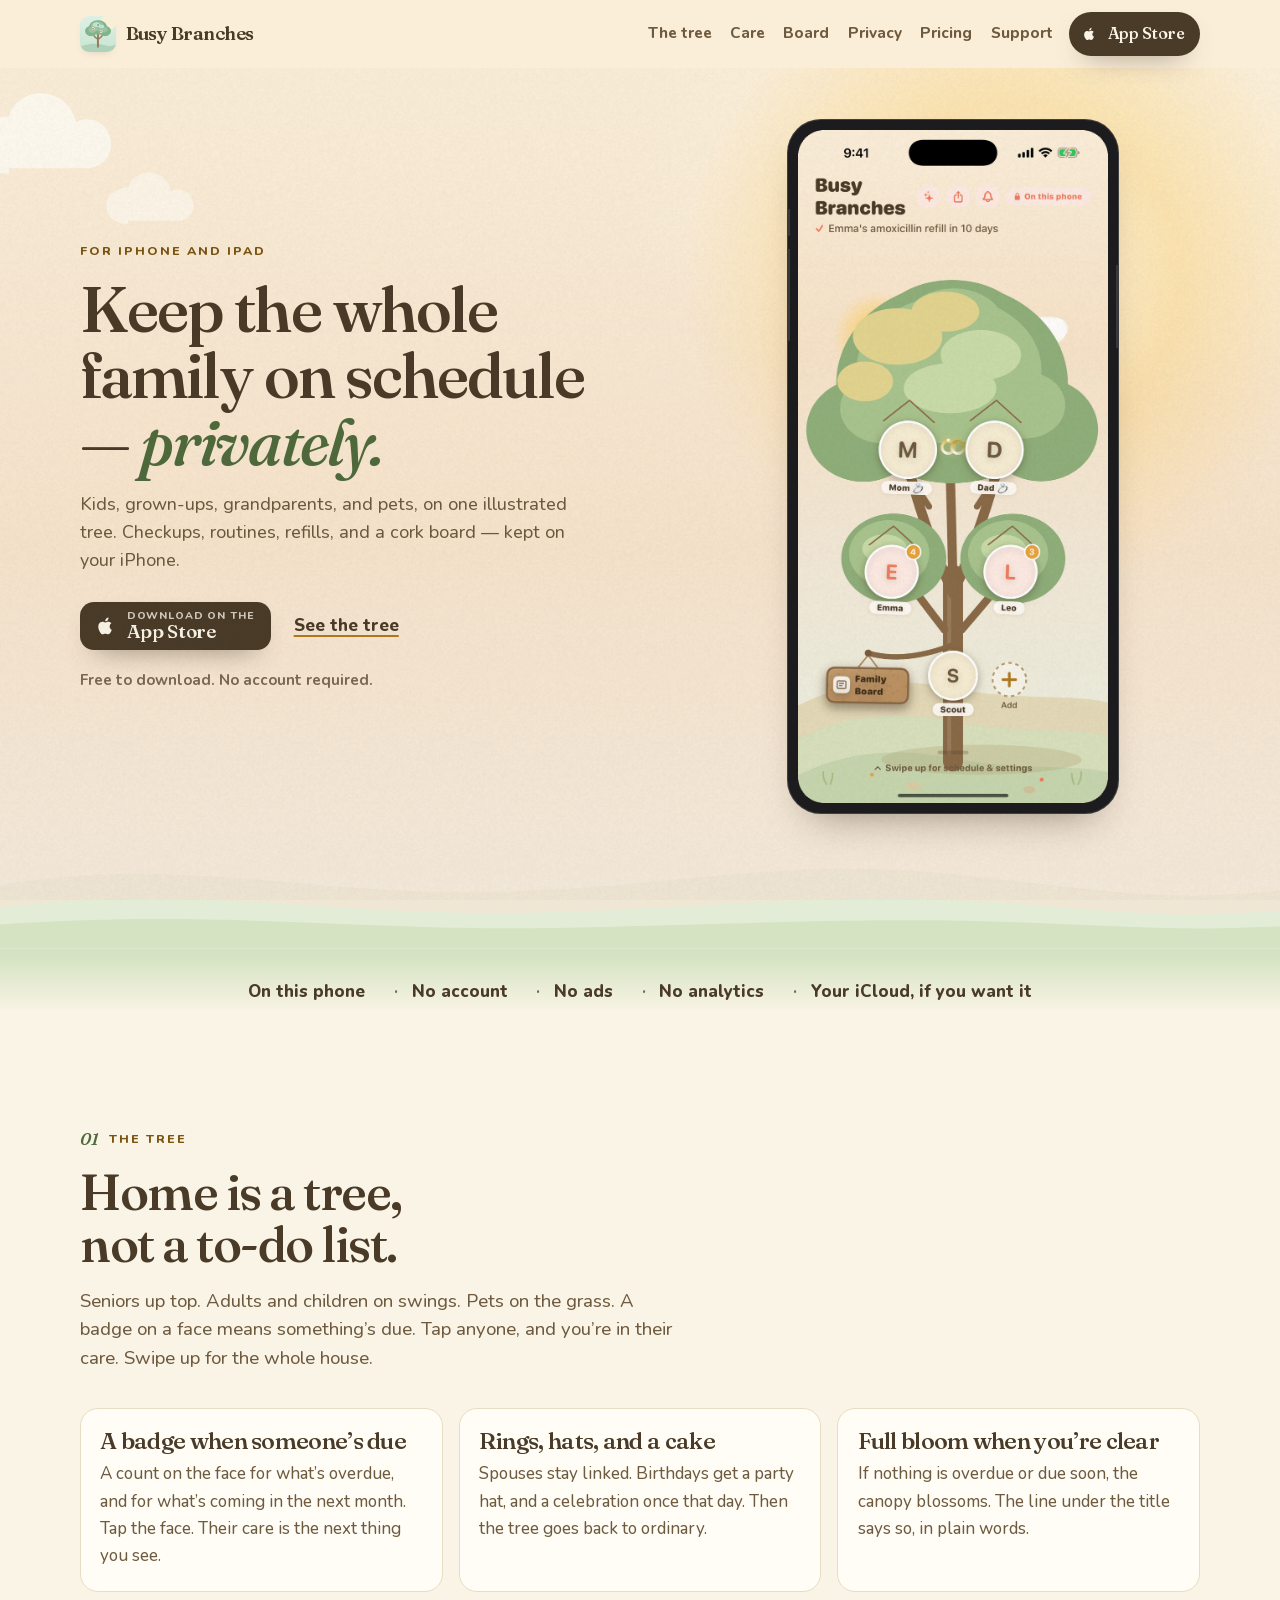
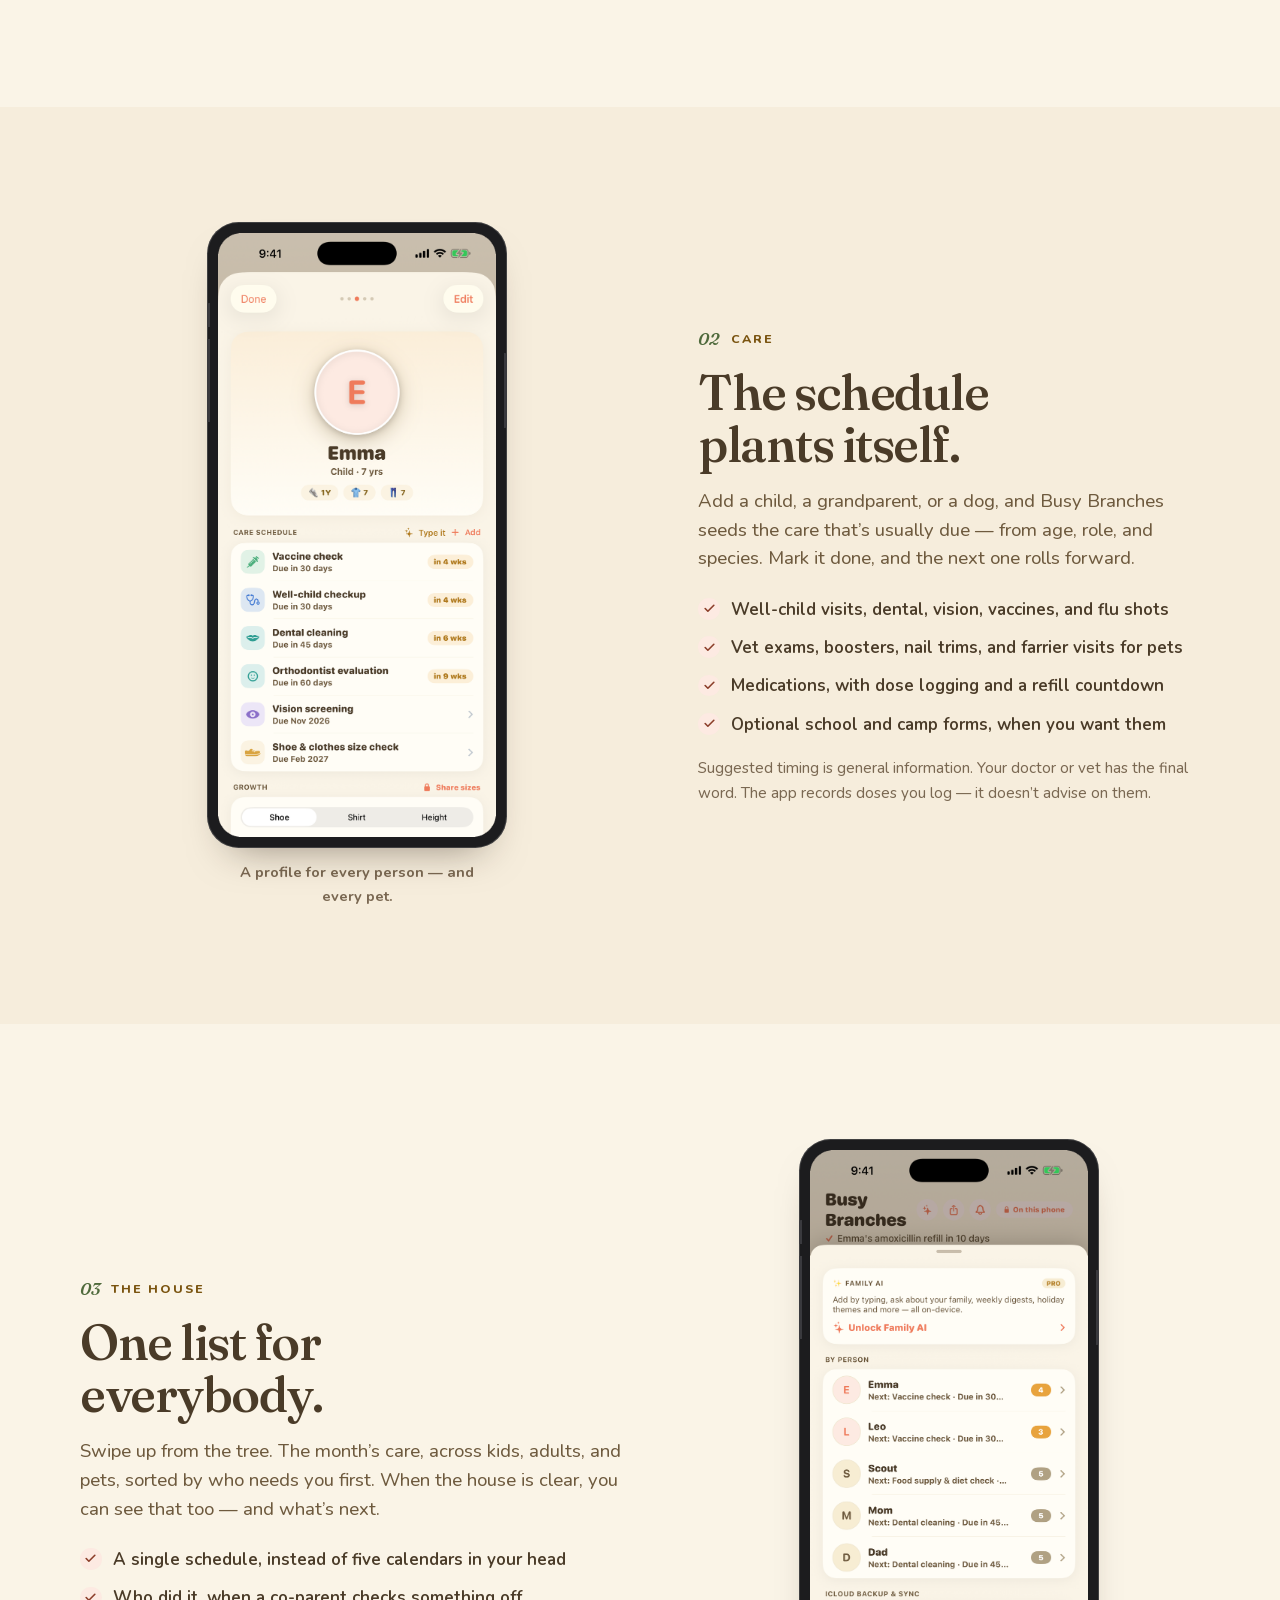
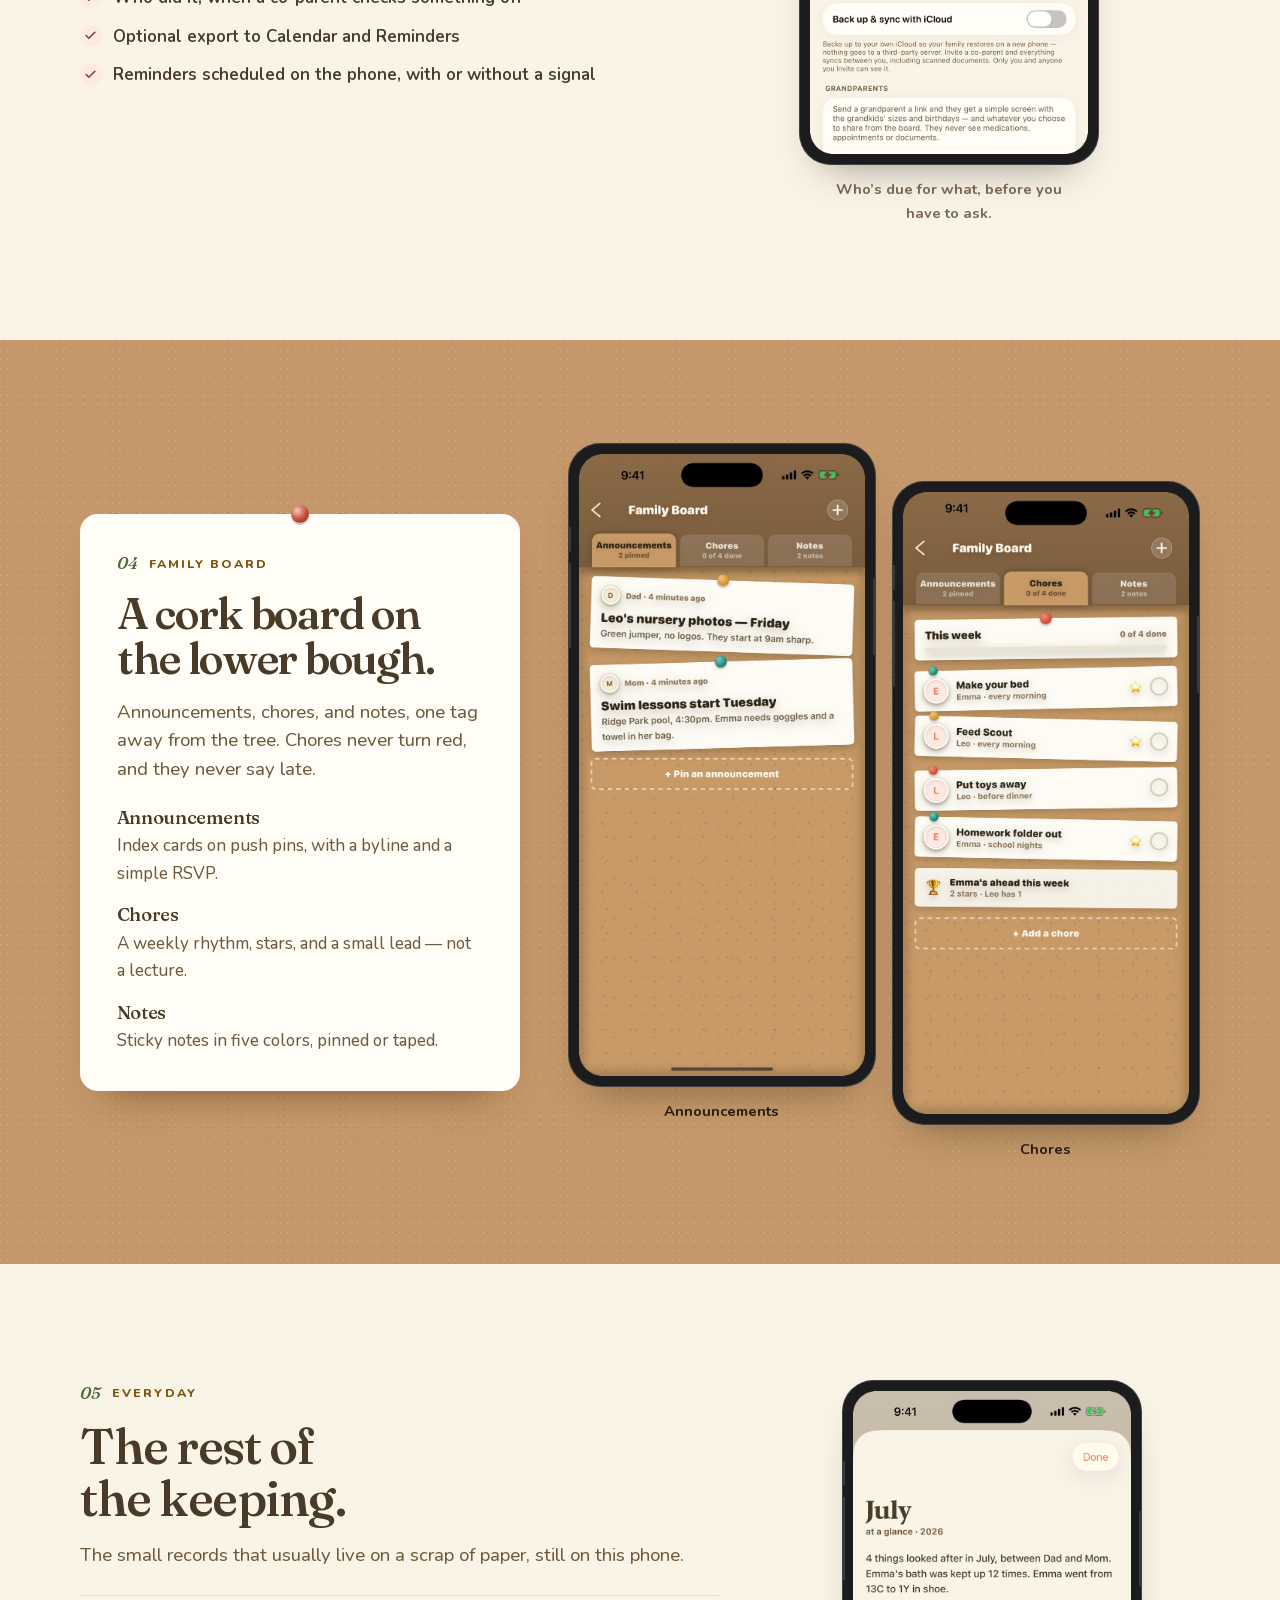
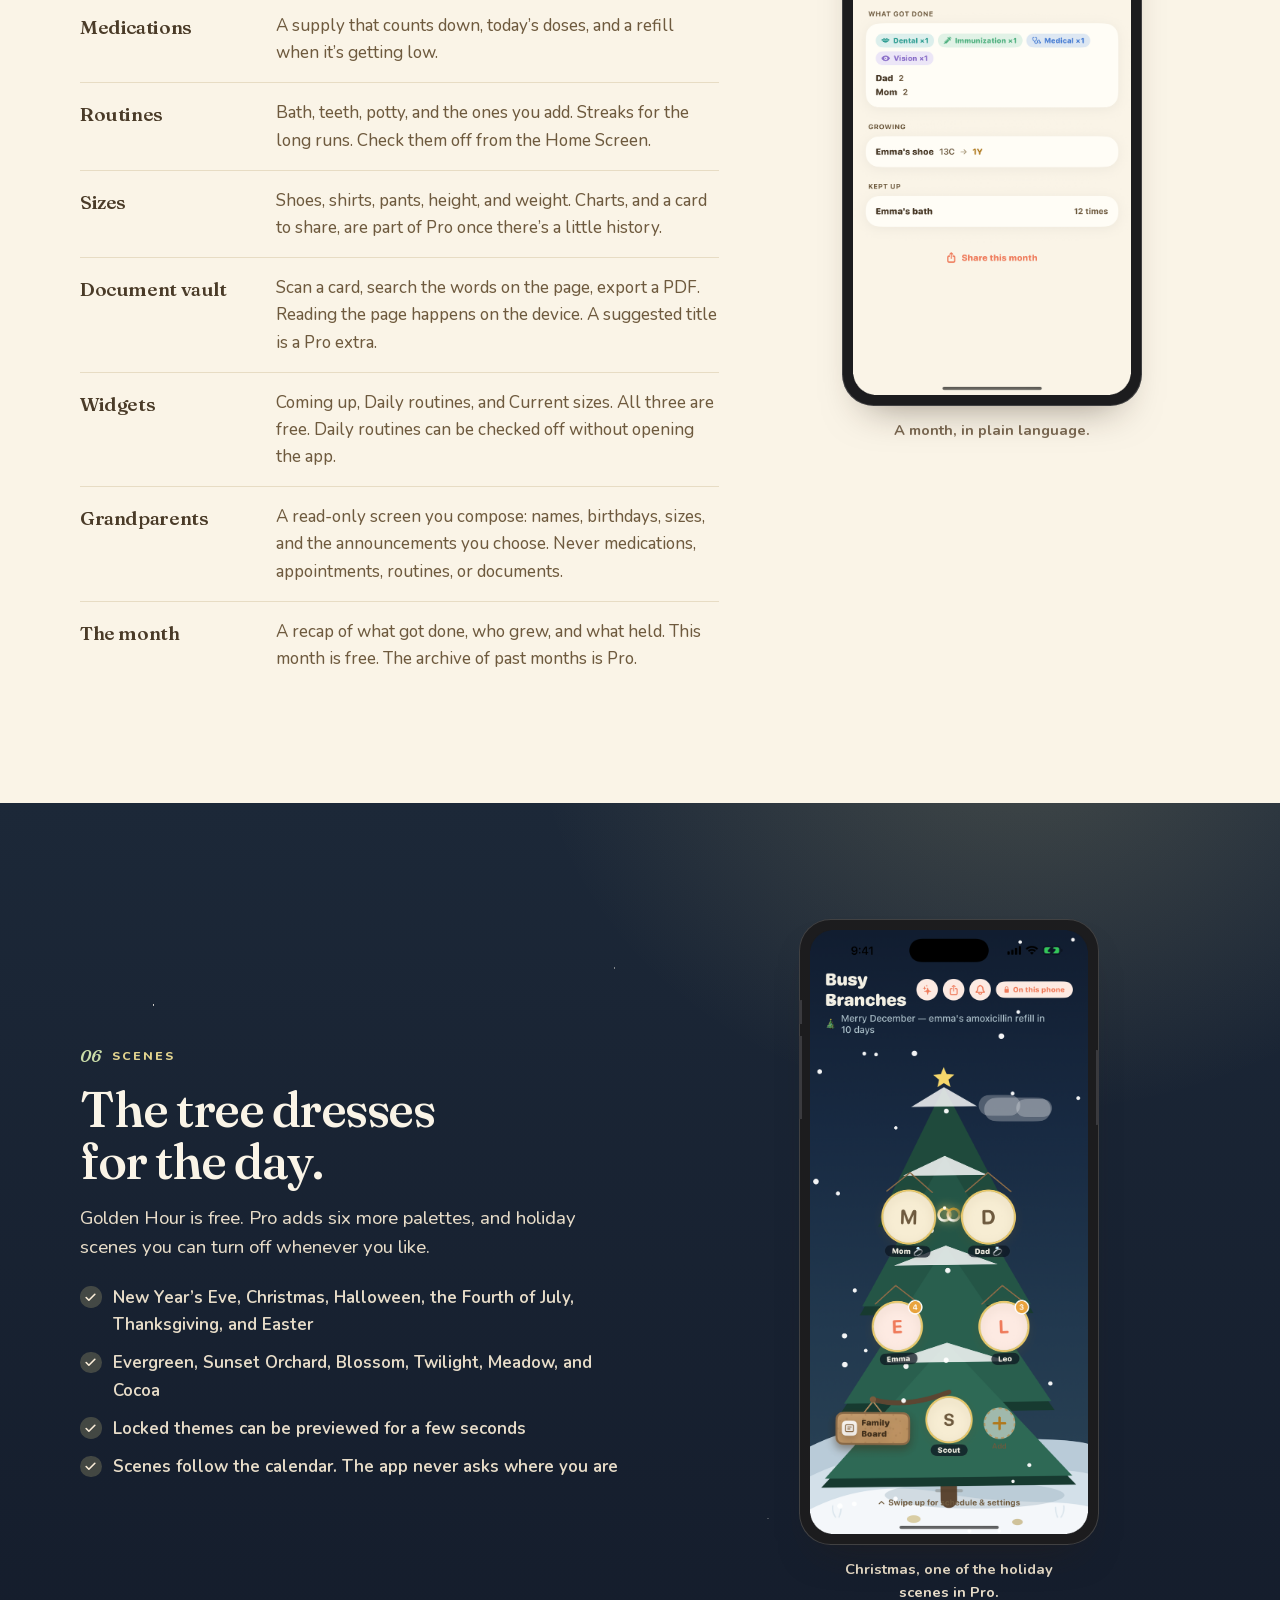
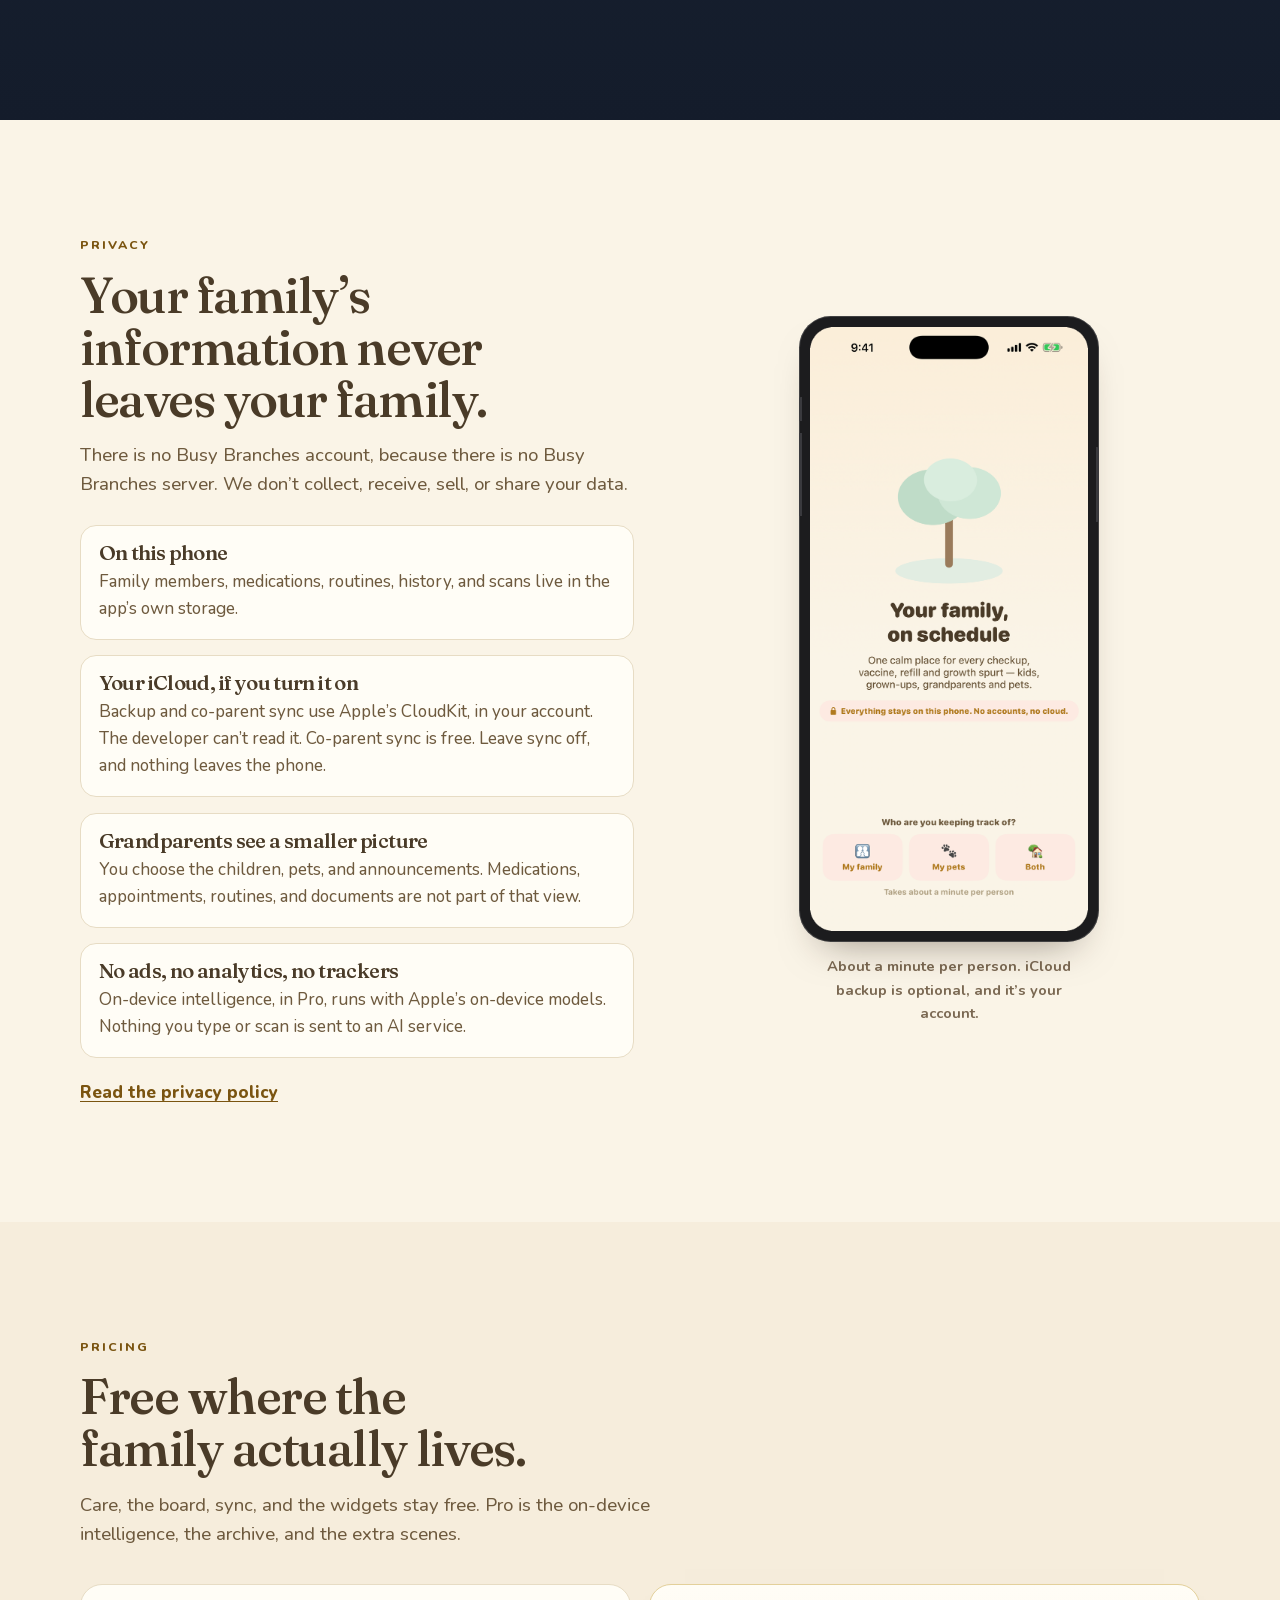
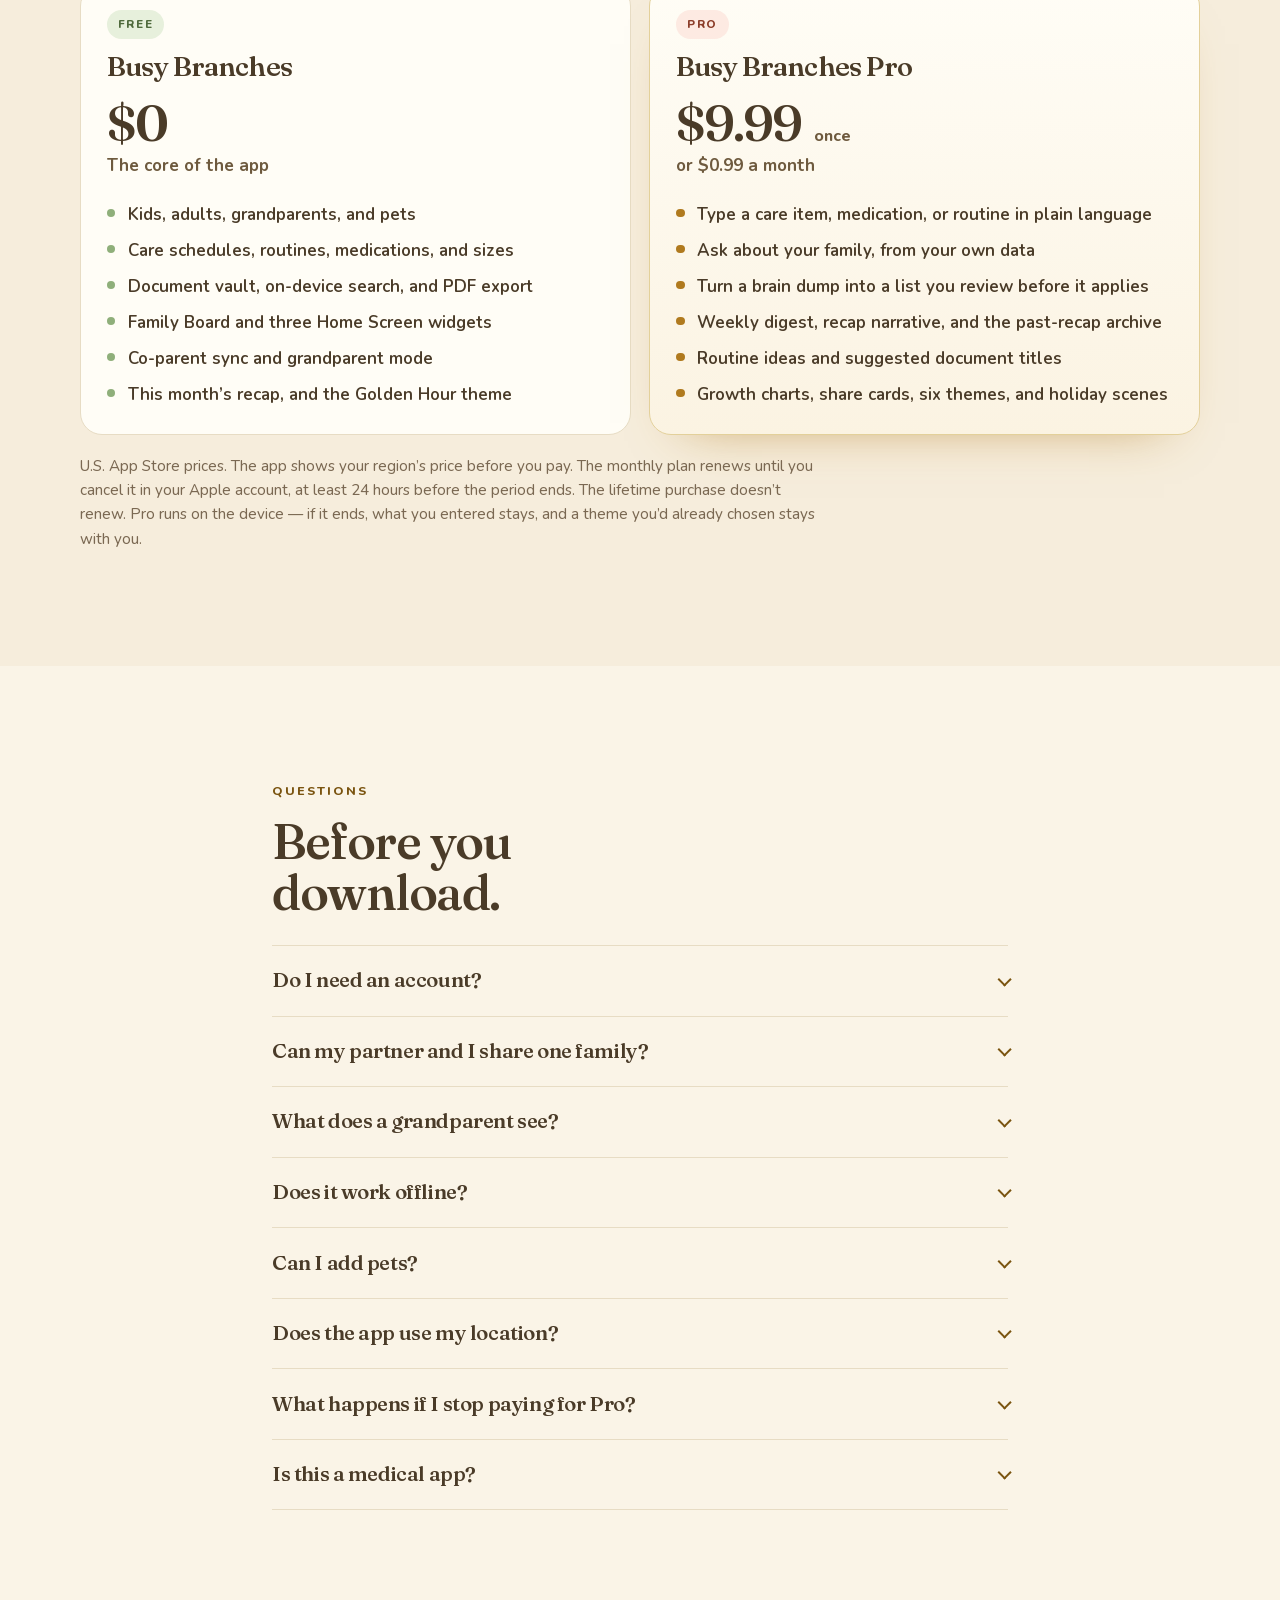
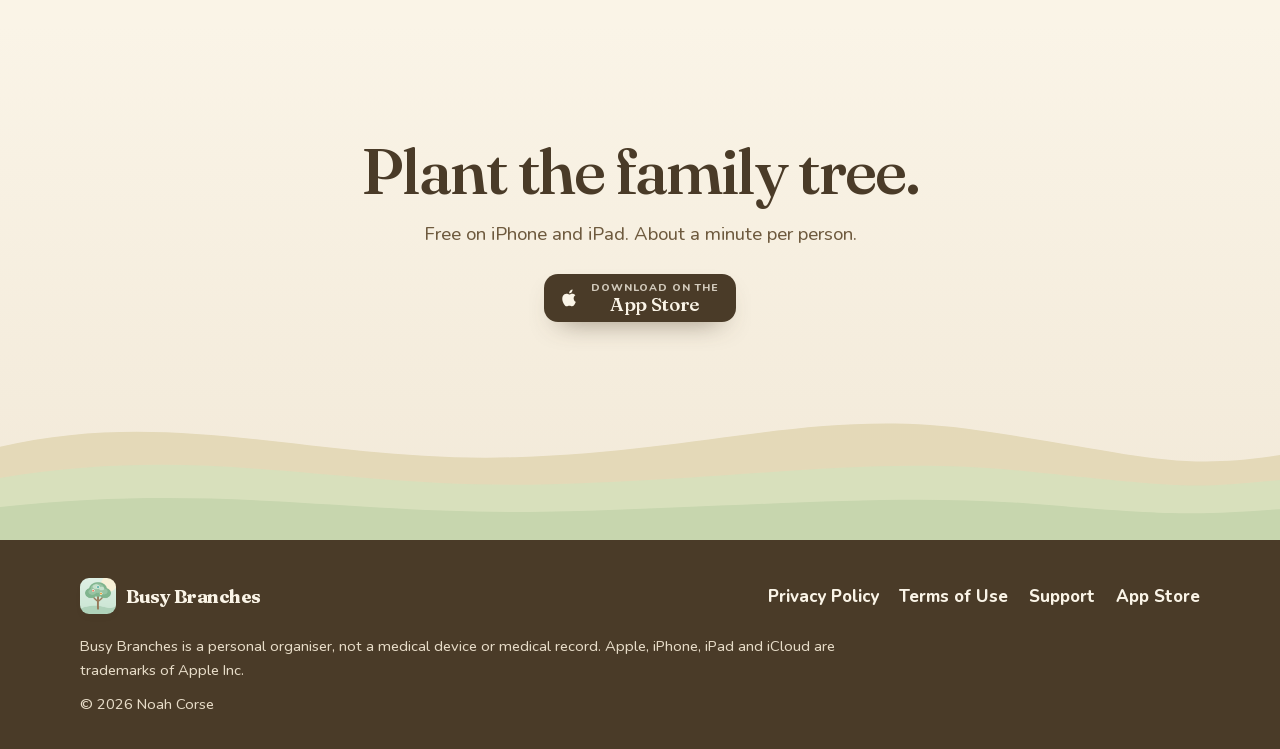
<file: index.html>
<!doctype html>
<html lang="en">
<head>
<meta charset="utf-8">
<meta name="viewport" content="width=device-width, initial-scale=1">
<title>Busy Branches — Keep the whole family on schedule, privately</title>
<meta name="description" content="Keep the whole family on schedule — privately. Busy Branches is an on-device iOS organizer for checkups, routines, medications, and pets. No accounts, no ads, no analytics.">
<meta name="theme-color" content="#FBEED9">
<link rel="icon" href="assets/appicon.png">
<link rel="apple-touch-icon" href="assets/appicon.png">
<link rel="canonical" href="https://ncorse-create.github.io/busybranches/">
<meta property="og:type" content="website">
<meta property="og:site_name" content="Busy Branches">
<meta property="og:title" content="Busy Branches — Keep the whole family on schedule, privately">
<meta property="og:description" content="An illustrated family tree for checkups, routines, refills, and pets. On your iPhone. No accounts, no ads, no analytics.">
<meta property="og:url" content="https://ncorse-create.github.io/busybranches/">
<meta property="og:image" content="https://ncorse-create.github.io/busybranches/assets/og.png">
<meta property="og:image:width" content="1200">
<meta property="og:image:height" content="630">
<meta property="og:image:alt" content="Busy Branches: an illustrated family tree on an iPhone, with the line Keep the whole family on schedule — privately.">
<meta name="twitter:card" content="summary_large_image">
<meta name="twitter:title" content="Busy Branches — Keep the whole family on schedule, privately">
<meta name="twitter:description" content="An illustrated family tree for checkups, routines, refills, and pets. On your iPhone. No accounts, no ads, no analytics.">
<meta name="twitter:image" content="https://ncorse-create.github.io/busybranches/assets/og.png">
<link rel="preload" href="assets/fonts/Fraunces-roman.woff2" as="font" type="font/woff2" crossorigin>
<link rel="preload" href="assets/fonts/Nunito-latin.woff2" as="font" type="font/woff2" crossorigin>
<link rel="preload" href="assets/shots/01-family-tree.png" as="image">
<script>document.documentElement.classList.add("js");</script>
<link rel="stylesheet" href="assets/css/site.css">
<script type="application/ld+json">
{
  "@context": "https://schema.org",
  "@type": "SoftwareApplication",
  "name": "Busy Branches",
  "operatingSystem": "iOS",
  "applicationCategory": "LifestyleApplication",
  "description": "Keep the whole family on schedule — privately. An on-device family care organizer for iPhone and iPad.",
  "downloadUrl": "https://apps.apple.com/us/app/busy-branches/id6788784436",
  "offers": [
    { "@type": "Offer", "price": "0", "priceCurrency": "USD" },
    { "@type": "Offer", "price": "0.99", "priceCurrency": "USD" },
    { "@type": "Offer", "price": "9.99", "priceCurrency": "USD" }
  ]
}
</script>
</head>
<body>
<a class="skip" href="#main">Skip to content</a>
<header class="nav" id="nav">
  <div class="nav-bar">
    <a class="brand" href="./">
      <img src="assets/appicon.png" alt="" width="36" height="36">
      <span>Busy Branches</span>
    </a>
    <nav class="nav-desktop" aria-label="Primary">
      <a href="#tree">The tree</a>
      <a href="#care">Care</a>
      <a href="#board">Board</a>
      <a href="#privacy">Privacy</a>
      <a href="#pricing">Pricing</a>
      <a href="support.html">Support</a>
    </nav>
    <a class="store store-nav" href="https://apps.apple.com/us/app/busy-branches/id6788784436">
      <svg viewBox="0 0 24 24" aria-hidden="true"><path d="M17.05 12.54c-.02-2.3 1.88-3.4 1.96-3.46-1.07-1.56-2.73-1.78-3.32-1.8-1.41-.14-2.76.83-3.48.83-.72 0-1.83-.81-3-.79-1.55.02-2.97.9-3.76 2.28-1.6 2.78-.41 6.9 1.15 9.16.76 1.1 1.67 2.34 2.86 2.3 1.15-.05 1.58-.74 2.97-.74s1.78.74 3 .72c1.24-.02 2.02-1.13 2.78-2.24.87-1.28 1.23-2.52 1.25-2.59-.03-.01-2.4-.92-2.41-3.67zM14.9 5.6c.63-.77 1.06-1.83.94-2.9-.91.04-2.01.61-2.66 1.37-.59.68-1.1 1.76-.96 2.8 1.01.08 2.05-.51 2.68-1.27z"/></svg>
      <span class="store-text"><span class="k">Download on the</span><span class="v">App Store</span></span>
    </a>
    <details class="nav-menu">
      <summary>
        <span class="sr-only">Menu</span>
        <span class="burger" aria-hidden="true"><span></span><span></span><span></span></span>
      </summary>
      <nav class="nav-sheet" aria-label="Primary">
        <a href="#tree">The tree</a>
        <a href="#care">Care</a>
        <a href="#board">Board</a>
        <a href="#privacy">Privacy</a>
        <a href="#pricing">Pricing</a>
        <a href="support.html">Support</a>
        <a class="store" href="https://apps.apple.com/us/app/busy-branches/id6788784436">
          <svg viewBox="0 0 24 24" aria-hidden="true"><path d="M17.05 12.54c-.02-2.3 1.88-3.4 1.96-3.46-1.07-1.56-2.73-1.78-3.32-1.8-1.41-.14-2.76.83-3.48.83-.72 0-1.83-.81-3-.79-1.55.02-2.97.9-3.76 2.28-1.6 2.78-.41 6.9 1.15 9.16.76 1.1 1.67 2.34 2.86 2.3 1.15-.05 1.58-.74 2.97-.74s1.78.74 3 .72c1.24-.02 2.02-1.13 2.78-2.24.87-1.28 1.23-2.52 1.25-2.59-.03-.01-2.4-.92-2.41-3.67zM14.9 5.6c.63-.77 1.06-1.83.94-2.9-.91.04-2.01.61-2.66 1.37-.59.68-1.1 1.76-.96 2.8 1.01.08 2.05-.51 2.68-1.27z"/></svg>
          <span class="store-text"><span class="k">Download on the</span><span class="v">App Store</span></span>
        </a>
      </nav>
    </details>
  </div>
</header>

<main id="main">
  <section class="hero">
    <div class="sun" aria-hidden="true"></div>
    <svg class="cloud cloud-a" viewBox="0 0 110 62" aria-hidden="true"><path d="M30 60c-14 0-25-9-25-21S16 18 30 18c3-10 12-17 23-17 13 0 24 9 26 21 2-1 5-2 8-2 10 0 18 8 18 18s-8 18-18 18H30z"/></svg>
    <svg class="cloud cloud-b" viewBox="0 0 110 62" aria-hidden="true"><path d="M30 60c-14 0-25-9-25-21S16 18 30 18c3-10 12-17 23-17 13 0 24 9 26 21 2-1 5-2 8-2 10 0 18 8 18 18s-8 18-18 18H30z"/></svg>
    <div class="wrap hero-grid">
      <div class="hero-copy">
        <p class="kicker">For iPhone and iPad</p>
        <h1>Keep the whole family on schedule — <em>privately.</em></h1>
        <p class="lede">Kids, grown-ups, grandparents, and pets, on one illustrated tree. Checkups, routines, refills, and a cork board — kept on your iPhone.</p>
        <div class="hero-actions">
          <a class="store" href="https://apps.apple.com/us/app/busy-branches/id6788784436">
            <svg viewBox="0 0 24 24" aria-hidden="true"><path d="M17.05 12.54c-.02-2.3 1.88-3.4 1.96-3.46-1.07-1.56-2.73-1.78-3.32-1.8-1.41-.14-2.76.83-3.48.83-.72 0-1.83-.81-3-.79-1.55.02-2.97.9-3.76 2.28-1.6 2.78-.41 6.9 1.15 9.16.76 1.1 1.67 2.34 2.86 2.3 1.15-.05 1.58-.74 2.97-.74s1.78.74 3 .72c1.24-.02 2.02-1.13 2.78-2.24.87-1.28 1.23-2.52 1.25-2.59-.03-.01-2.4-.92-2.41-3.67zM14.9 5.6c.63-.77 1.06-1.83.94-2.9-.91.04-2.01.61-2.66 1.37-.59.68-1.1 1.76-.96 2.8 1.01.08 2.05-.51 2.68-1.27z"/></svg>
            <span class="store-text"><span class="k">Download on the</span><span class="v">App Store</span></span>
          </a>
          <a class="text-link" href="#tree">See the tree</a>
        </div>
        <p class="hero-note">Free to download. No account required.</p>
      </div>
      <div class="hero-visual">
        <div class="hero-float">
          <div class="device">
            <div class="device-bezel">
              <div class="device-screen">
                <img src="assets/shots/01-family-tree.png" alt="Busy Branches home screen. Mom and Dad hang on swings with linked rings. Emma and Leo swing below them, with due badges of 4 and 3. The dog Scout sits by the trunk next to a Family Board tag. Under the title: Emma’s amoxicillin refill in 10 days, and a lock chip that reads On this phone." width="740" height="1607" fetchpriority="high">
              </div>
            </div>
          </div>
        </div>
      </div>
    </div>
    <svg class="hills" viewBox="0 0 1440 120" preserveAspectRatio="none" aria-hidden="true">
      <path fill="#F0E6D4" d="M0 46c200-36 360 14 560 8s320-40 500-22 240 36 380 20v68H0z"/>
      <path fill="#E3ECD6" d="M0 72c230-28 380 12 600 6s340-26 520-12 200 18 320 10v44H0z"/>
      <path fill="#D5E3C2" d="M0 92c250-18 400 8 620 4s360-14 540-6 180 8 280 4v26H0z"/>
    </svg>
  </section>

  <section class="trust" aria-label="At a glance">
    <div class="wrap">
      <ul>
        <li>On this phone</li>
        <li>No account</li>
        <li>No ads</li>
        <li>No analytics</li>
        <li>Your iCloud, if you want it</li>
      </ul>
    </div>
  </section>

  <section class="chapter" id="tree">
    <div class="wrap">
      <div class="reveal">
        <p class="kicker"><span class="num">01</span> The tree</p>
        <h2>Home is a tree, not a to-do list.</h2>
        <p class="lede">Seniors up top. Adults and children on swings. Pets on the grass. A badge on a face means something’s due. Tap anyone, and you’re in their care. Swipe up for the whole house.</p>
      </div>
      <ul class="trio">
        <li class="reveal">
          <h3>A badge when someone’s due</h3>
          <p>A count on the face for what’s overdue, and for what’s coming in the next month. Tap the face. Their care is the next thing you see.</p>
        </li>
        <li class="reveal">
          <h3>Rings, hats, and a cake</h3>
          <p>Spouses stay linked. Birthdays get a party hat, and a celebration once that day. Then the tree goes back to ordinary.</p>
        </li>
        <li class="reveal">
          <h3>Full bloom when you’re clear</h3>
          <p>If nothing is overdue or due soon, the canopy blossoms. The line under the title says so, in plain words.</p>
        </li>
      </ul>
    </div>
  </section>

  <section class="chapter chapter-deep" id="care">
    <div class="wrap chapter-grid is-flip">
      <div class="chapter-copy reveal">
        <p class="kicker"><span class="num">02</span> Care</p>
        <h2>The schedule plants itself.</h2>
        <p class="lede">Add a child, a grandparent, or a dog, and Busy Branches seeds the care that’s usually due — from age, role, and species. Mark it done, and the next one rolls forward.</p>
        <ul class="ticks">
          <li>Well-child visits, dental, vision, vaccines, and flu shots</li>
          <li>Vet exams, boosters, nail trims, and farrier visits for pets</li>
          <li>Medications, with dose logging and a refill countdown</li>
          <li>Optional school and camp forms, when you want them</li>
        </ul>
        <p class="fine">Suggested timing is general information. Your doctor or vet has the final word. The app records doses you log — it doesn’t advise on them.</p>
      </div>
      <figure class="chapter-media reveal">
        <div class="device">
            <div class="device-bezel">
              <div class="device-screen">
                <img src="assets/shots/03-member-profile.png" alt="Emma’s profile, child, 7 years. Size chips show shoe 1Y, shirt 7, and pants 7. Her care schedule lists a vaccine check, well-child checkup, dental cleaning, orthodontist evaluation, vision screening, and a shoe and clothes size check." width="740" height="1607" loading="lazy">
              </div>
            </div>
          </div>
        <figcaption>A profile for every person — and every pet.</figcaption>
      </figure>
    </div>
  </section>

  <section class="chapter" id="schedule">
    <div class="wrap chapter-grid">
      <div class="chapter-copy reveal">
        <p class="kicker"><span class="num">03</span> The house</p>
        <h2>One list for everybody.</h2>
        <p class="lede">Swipe up from the tree. The month’s care, across kids, adults, and pets, sorted by who needs you first. When the house is clear, you can see that too — and what’s next.</p>
        <ul class="ticks">
          <li>A single schedule, instead of five calendars in your head</li>
          <li>Who did it, when a co-parent checks something off</li>
          <li>Optional export to Calendar and Reminders</li>
          <li>Reminders scheduled on the phone, with or without a signal</li>
        </ul>
      </div>
      <figure class="chapter-media reveal">
        <div class="device">
            <div class="device-bezel">
              <div class="device-screen">
                <img src="assets/shots/04-family-schedule.png" alt="The family schedule. Family AI is marked Pro. By person: Emma, Leo, Scout, Mom, and Dad, each with the next item due. Below, iCloud backup and sync, and a grandparents note that they never see medications, appointments, or documents." width="740" height="1607" loading="lazy">
              </div>
            </div>
          </div>
        <figcaption>Who’s due for what, before you have to ask.</figcaption>
      </figure>
    </div>
  </section>

  <section class="cork" id="board">
    <div class="wrap cork-layout">
      <div class="cork-card reveal">
        <p class="kicker"><span class="num">04</span> Family Board</p>
        <h2>A cork board on the lower bough.</h2>
        <p class="lede">Announcements, chores, and notes, one tag away from the tree. Chores never turn red, and they never say late.</p>
        <ul class="cork-points">
          <li><strong>Announcements</strong> Index cards on push pins, with a byline and a simple RSVP.</li>
          <li><strong>Chores</strong> A weekly rhythm, stars, and a small lead — not a lecture.</li>
          <li><strong>Notes</strong> Sticky notes in five colors, pinned or taped.</li>
        </ul>
      </div>
      <div class="cork-phones">
        <figure class="reveal">
          <div class="device">
            <div class="device-bezel">
              <div class="device-screen">
                <img src="assets/shots/07-family-board.png" alt="Family Board, Announcements tab, two cards pinned. Dad posted Leo’s nursery photos for Friday. Mom posted swim lessons starting Tuesday at Ridge Park pool." width="740" height="1607" loading="lazy">
              </div>
            </div>
          </div>
          <figcaption>Announcements</figcaption>
        </figure>
        <figure class="reveal">
          <div class="device">
            <div class="device-bezel">
              <div class="device-screen">
                <img src="assets/shots/05-chores-board.png" alt="Family Board, Chores tab. This week, 0 of 4 done: Make your bed, Feed Scout, Put toys away, and Homework folder out. A line says Emma’s ahead this week, 2 stars, Leo has 1." width="740" height="1607" loading="lazy">
              </div>
            </div>
          </div>
          <figcaption>Chores</figcaption>
        </figure>
      </div>
    </div>
  </section>

  <section class="chapter" id="keeping">
    <div class="wrap keep-grid">
      <div class="reveal">
        <p class="kicker"><span class="num">05</span> Everyday</p>
        <h2>The rest of the keeping.</h2>
        <p class="lede">The small records that usually live on a scrap of paper, still on this phone.</p>
        <dl class="ledger">
          <div>
            <dt>Medications</dt>
            <dd>A supply that counts down, today’s doses, and a refill when it’s getting low.</dd>
          </div>
          <div>
            <dt>Routines</dt>
            <dd>Bath, teeth, potty, and the ones you add. Streaks for the long runs. Check them off from the Home Screen.</dd>
          </div>
          <div>
            <dt>Sizes</dt>
            <dd>Shoes, shirts, pants, height, and weight. Charts, and a card to share, are part of Pro once there’s a little history.</dd>
          </div>
          <div>
            <dt>Document vault</dt>
            <dd>Scan a card, search the words on the page, export a PDF. Reading the page happens on the device. A suggested title is a Pro extra.</dd>
          </div>
          <div>
            <dt>Widgets</dt>
            <dd>Coming up, Daily routines, and Current sizes. All three are free. Daily routines can be checked off without opening the app.</dd>
          </div>
          <div>
            <dt>Grandparents</dt>
            <dd>A read-only screen you compose: names, birthdays, sizes, and the announcements you choose. Never medications, appointments, routines, or documents.</dd>
          </div>
          <div>
            <dt>The month</dt>
            <dd>A recap of what got done, who grew, and what held. This month is free. The archive of past months is Pro.</dd>
          </div>
        </dl>
      </div>
      <figure class="keep-shot reveal">
        <div class="device">
            <div class="device-bezel">
              <div class="device-screen">
                <img src="assets/shots/06-monthly-recap.png" alt="July at a glance, 2026. Four things looked after between Dad and Mom. Emma’s bath was kept up 12 times, and her shoe went from 13C to 1Y." width="740" height="1607" loading="lazy">
              </div>
            </div>
          </div>
        <figcaption>A month, in plain language.</figcaption>
      </figure>
    </div>
  </section>

  <section class="night" id="scenes">
    <div class="wrap chapter-grid">
      <div class="reveal">
        <p class="kicker"><span class="num">06</span> Scenes</p>
        <h2>The tree dresses for the day.</h2>
        <p class="lede">Golden Hour is free. Pro adds six more palettes, and holiday scenes you can turn off whenever you like.</p>
        <ul class="ticks">
          <li>New Year’s Eve, Christmas, Halloween, the Fourth of July, Thanksgiving, and Easter</li>
          <li>Evergreen, Sunset Orchard, Blossom, Twilight, Meadow, and Cocoa</li>
          <li>Locked themes can be previewed for a few seconds</li>
          <li>Scenes follow the calendar. The app never asks where you are</li>
        </ul>
      </div>
      <figure class="chapter-media reveal">
        <div class="device">
            <div class="device-bezel">
              <div class="device-screen">
                <img src="assets/shots/08-holiday-tree.png" alt="The family tree dressed as a snowy Christmas tree with a gold star. The line under the title reads Merry December, and Emma’s amoxicillin refill in 10 days." width="740" height="1607" loading="lazy">
              </div>
            </div>
          </div>
        <figcaption>Christmas, one of the holiday scenes in Pro.</figcaption>
      </figure>
    </div>
  </section>

  <section class="chapter" id="privacy">
    <div class="wrap chapter-grid">
      <div class="reveal">
        <p class="kicker">Privacy</p>
        <h2>Your family’s information never leaves your family.</h2>
        <p class="lede">There is no Busy Branches account, because there is no Busy Branches server. We don’t collect, receive, sell, or share your data.</p>
        <ul class="principles">
          <li>
            <h3>On this phone</h3>
            <p>Family members, medications, routines, history, and scans live in the app’s own storage.</p>
          </li>
          <li>
            <h3>Your iCloud, if you turn it on</h3>
            <p>Backup and co-parent sync use Apple’s CloudKit, in your account. The developer can’t read it. Co-parent sync is free. Leave sync off, and nothing leaves the phone.</p>
          </li>
          <li>
            <h3>Grandparents see a smaller picture</h3>
            <p>You choose the children, pets, and announcements. Medications, appointments, routines, and documents are not part of that view.</p>
          </li>
          <li>
            <h3>No ads, no analytics, no trackers</h3>
            <p>On-device intelligence, in Pro, runs with Apple’s on-device models. Nothing you type or scan is sent to an AI service.</p>
          </li>
        </ul>
        <p class="privacy-foot"><a href="privacy.html">Read the privacy policy</a></p>
      </div>
      <figure class="chapter-media reveal">
        <div class="device">
            <div class="device-bezel">
              <div class="device-screen">
                <img src="assets/shots/02-welcome.png" alt="Welcome screen. The heading reads Your family, on schedule. A badge says Everything stays on this phone. No accounts, no cloud. Three choices: My family, My pets, or Both." width="740" height="1607" loading="lazy">
              </div>
            </div>
          </div>
        <figcaption>About a minute per person. iCloud backup is optional, and it’s your account.</figcaption>
      </figure>
    </div>
  </section>

  <section class="chapter chapter-deep" id="pricing">
    <div class="wrap">
      <div class="reveal">
        <p class="kicker">Pricing</p>
        <h2>Free where the family actually lives.</h2>
        <p class="lede">Care, the board, sync, and the widgets stay free. Pro is the on-device intelligence, the archive, and the extra scenes.</p>
      </div>
      <div class="plans">
        <article class="plan reveal">
          <span class="tag">Free</span>
          <h3>Busy Branches</h3>
          <p class="price">$0</p>
          <p class="alt-price">The core of the app</p>
          <ul>
            <li>Kids, adults, grandparents, and pets</li>
            <li>Care schedules, routines, medications, and sizes</li>
            <li>Document vault, on-device search, and PDF export</li>
            <li>Family Board and three Home Screen widgets</li>
            <li>Co-parent sync and grandparent mode</li>
            <li>This month’s recap, and the Golden Hour theme</li>
          </ul>
        </article>
        <article class="plan pro reveal">
          <span class="tag">Pro</span>
          <h3>Busy Branches Pro</h3>
          <p class="price">$9.99 <span>once</span></p>
          <p class="alt-price">or $0.99 a month</p>
          <ul>
            <li>Type a care item, medication, or routine in plain language</li>
            <li>Ask about your family, from your own data</li>
            <li>Turn a brain dump into a list you review before it applies</li>
            <li>Weekly digest, recap narrative, and the past-recap archive</li>
            <li>Routine ideas and suggested document titles</li>
            <li>Growth charts, share cards, six themes, and holiday scenes</li>
          </ul>
        </article>
      </div>
      <p class="fine reveal">U.S. App Store prices. The app shows your region’s price before you pay. The monthly plan renews until you cancel it in your Apple account, at least 24 hours before the period ends. The lifetime purchase doesn’t renew. Pro runs on the device — if it ends, what you entered stays, and a theme you’d already chosen stays with you.</p>
    </div>
  </section>

  <section class="chapter" id="questions">
    <div class="wrap narrow" style="width:min(46rem, calc(100% - 2 * clamp(1.15rem, 3vw, 2rem)))">
      <div class="reveal">
        <p class="kicker">Questions</p>
        <h2>Before you download.</h2>
      </div>
      <div class="faq reveal">
        <details>
          <summary>Do I need an account?</summary>
          <p>No. There’s no sign-up, no password, and no email to hand over. Open the app and add someone.</p>
        </details>
        <details>
          <summary>Can my partner and I share one family?</summary>
          <p>Yes. Turn on iCloud backup and sync, then send a co-parent invite. You both see the same family, through your own iCloud accounts. Co-parent sync is free. The person accepting should start from a fresh install, before they’ve added a family of their own.</p>
        </details>
        <details>
          <summary>What does a grandparent see?</summary>
          <p>A simpler home: birthdays, current sizes, and the announcements you choose to share, with a way to RSVP. They don’t see medications, doses, appointments, routines, history, or documents.</p>
        </details>
        <details>
          <summary>Does it work offline?</summary>
          <p>Yes. Everything is stored on the device, so the app works on a plane or with iCloud switched off. Sync waits until you’re back online.</p>
        </details>
        <details>
          <summary>Can I add pets?</summary>
          <p>Yes. Dogs, cats, rabbits, birds, reptiles, small pets, horses, or “not sure.” They get a branch, a vet card, and a vaccination record you can share — with a reminder to ask your vet for official documentation.</p>
        </details>
        <details>
          <summary>Does the app use my location?</summary>
          <p>No. Location is never requested and isn’t used. Holiday scenes follow the date, not where you are.</p>
        </details>
        <details>
          <summary>What happens if I stop paying for Pro?</summary>
          <p>Nothing is deleted. Pro features switch off, and every person, schedule, routine, and document stays. A theme you’d already chosen stays available.</p>
        </details>
        <details>
          <summary>Is this a medical app?</summary>
          <p>No. Busy Branches keeps the schedules and records you create. It doesn’t diagnose anything, and it isn’t a medical record. Confirm timing and doses with your own doctor, dentist, or vet.</p>
        </details>
      </div>
    </div>
  </section>

  <section class="closer">
    <div class="wrap">
      <h2>Plant the family tree.</h2>
      <p class="lede">Free on iPhone and iPad. About a minute per person.</p>
      <a class="store" href="https://apps.apple.com/us/app/busy-branches/id6788784436">
        <svg viewBox="0 0 24 24" aria-hidden="true"><path d="M17.05 12.54c-.02-2.3 1.88-3.4 1.96-3.46-1.07-1.56-2.73-1.78-3.32-1.8-1.41-.14-2.76.83-3.48.83-.72 0-1.83-.81-3-.79-1.55.02-2.97.9-3.76 2.28-1.6 2.78-.41 6.9 1.15 9.16.76 1.1 1.67 2.34 2.86 2.3 1.15-.05 1.58-.74 2.97-.74s1.78.74 3 .72c1.24-.02 2.02-1.13 2.78-2.24.87-1.28 1.23-2.52 1.25-2.59-.03-.01-2.4-.92-2.41-3.67zM14.9 5.6c.63-.77 1.06-1.83.94-2.9-.91.04-2.01.61-2.66 1.37-.59.68-1.1 1.76-.96 2.8 1.01.08 2.05-.51 2.68-1.27z"/></svg>
        <span class="store-text"><span class="k">Download on the</span><span class="v">App Store</span></span>
      </a>
    </div>
    <svg class="hills" viewBox="0 0 1440 160" preserveAspectRatio="none" aria-hidden="true">
      <path fill="#E4D9B8" d="M0 70c200-40 360 16 580 10s340-48 520-26 220 40 340 24v82H0z"/>
      <path fill="#D8E0BC" d="M0 100c240-34 380 12 620 6s360-28 540-12 180 16 280 8v58H0z"/>
      <path fill="#C7D6AE" d="M0 128c260-24 400 10 640 4s380-18 540-6 180 8 260 4v30H0z"/>
    </svg>
  </section>
</main>

<footer class="foot">
  <div class="wrap">
    <div class="foot-top">
      <a class="brand" href="./"><img src="assets/appicon.png" alt="" width="28" height="28">Busy Branches</a>
      <nav aria-label="Footer">
        <a href="privacy.html">Privacy Policy</a>
        <a href="terms.html">Terms of Use</a>
        <a href="support.html">Support</a>
        <a href="https://apps.apple.com/us/app/busy-branches/id6788784436">App Store</a>
      </nav>
    </div>
    <p class="legal">Busy Branches is a personal organiser, not a medical device or medical record. Apple, iPhone, iPad and iCloud are trademarks of Apple Inc.</p>
    <p class="copy">© 2026 Noah Corse</p>
  </div>
</footer>
<script src="assets/js/site.js"></script>
</body>
</html>
</file>
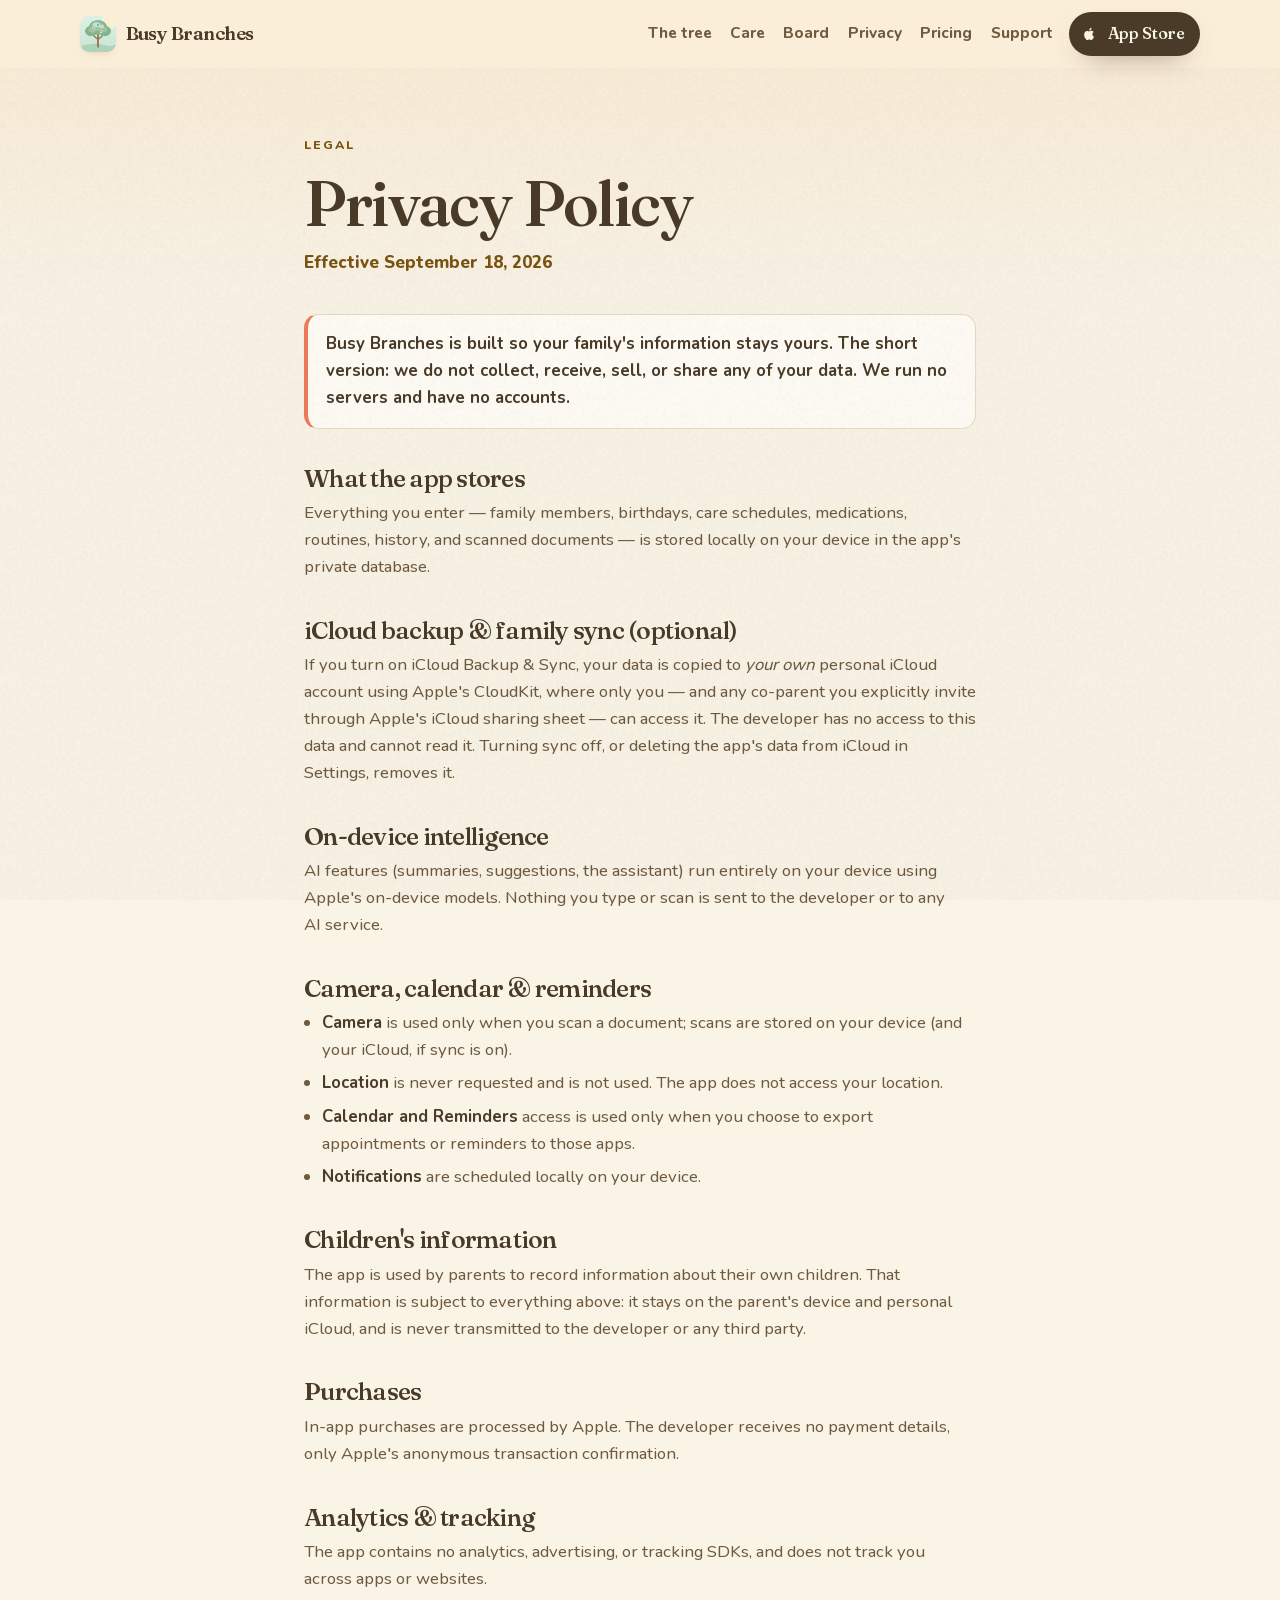
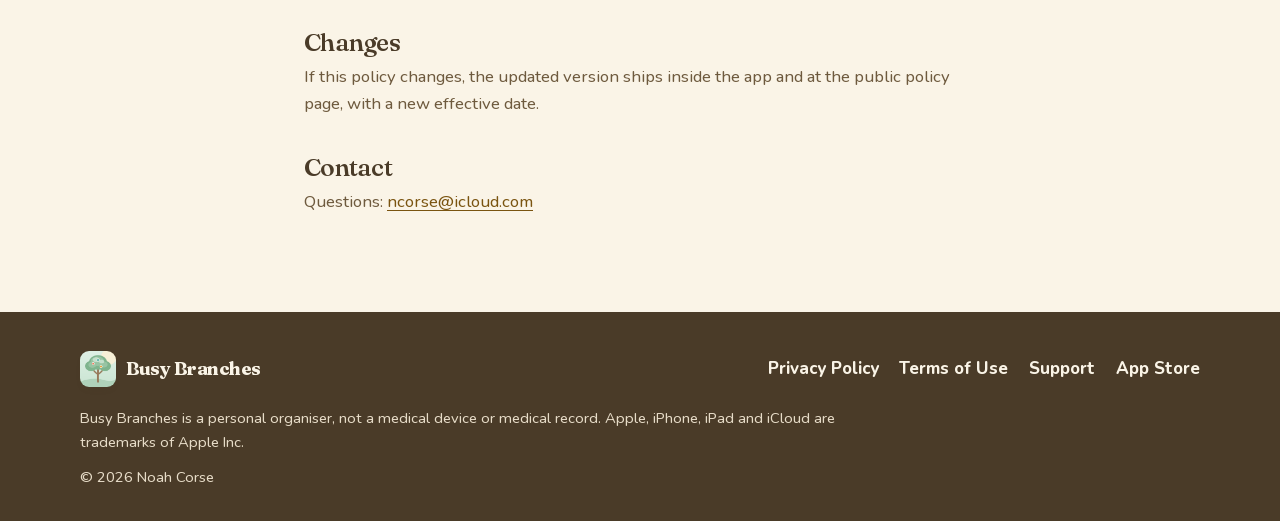
<file: privacy.html>
<!doctype html>
<html lang="en">
<head>
<meta charset="utf-8">
<meta name="viewport" content="width=device-width, initial-scale=1">
<title>Privacy Policy — Busy Branches</title>
<meta name="description" content="Busy Branches collects nothing. No accounts, no servers, no analytics. Location is never requested. Everything you enter stays on your device and, if you choose, in your own iCloud.">
<meta name="theme-color" content="#FBEED9">
<link rel="icon" href="assets/appicon.png">
<link rel="apple-touch-icon" href="assets/appicon.png">
<link rel="canonical" href="https://ncorse-create.github.io/busybranches/privacy.html">
<meta property="og:type" content="website">
<meta property="og:title" content="Privacy Policy — Busy Branches">
<meta property="og:description" content="Busy Branches collects nothing. No accounts, no servers, no analytics. Location is never requested.">
<meta property="og:url" content="https://ncorse-create.github.io/busybranches/privacy.html">
<meta property="og:image" content="https://ncorse-create.github.io/busybranches/assets/og.png">
<meta name="twitter:card" content="summary_large_image">
<meta name="twitter:image" content="https://ncorse-create.github.io/busybranches/assets/og.png">
<script>document.documentElement.classList.add("js");</script>
<link rel="stylesheet" href="assets/css/site.css">
</head>
<body>
<a class="skip" href="#main">Skip to content</a>
<header class="nav" id="nav">
  <div class="nav-bar">
    <a class="brand" href="./">
      <img src="assets/appicon.png" alt="" width="36" height="36">
      <span>Busy Branches</span>
    </a>
    <nav class="nav-desktop" aria-label="Primary">
      <a href="./#tree">The tree</a>
      <a href="./#care">Care</a>
      <a href="./#board">Board</a>
      <a href="./#privacy">Privacy</a>
      <a href="./#pricing">Pricing</a>
      <a href="support.html">Support</a>
    </nav>
    <a class="store store-nav" href="https://apps.apple.com/us/app/busy-branches/id6788784436">
      <svg viewBox="0 0 24 24" aria-hidden="true"><path d="M17.05 12.54c-.02-2.3 1.88-3.4 1.96-3.46-1.07-1.56-2.73-1.78-3.32-1.8-1.41-.14-2.76.83-3.48.83-.72 0-1.83-.81-3-.79-1.55.02-2.97.9-3.76 2.28-1.6 2.78-.41 6.9 1.15 9.16.76 1.1 1.67 2.34 2.86 2.3 1.15-.05 1.58-.74 2.97-.74s1.78.74 3 .72c1.24-.02 2.02-1.13 2.78-2.24.87-1.28 1.23-2.52 1.25-2.59-.03-.01-2.4-.92-2.41-3.67zM14.9 5.6c.63-.77 1.06-1.83.94-2.9-.91.04-2.01.61-2.66 1.37-.59.68-1.1 1.76-.96 2.8 1.01.08 2.05-.51 2.68-1.27z"/></svg>
      <span class="store-text"><span class="k">Download on the</span><span class="v">App Store</span></span>
    </a>
    <details class="nav-menu">
      <summary>
        <span class="sr-only">Menu</span>
        <span class="burger" aria-hidden="true"><span></span><span></span><span></span></span>
      </summary>
      <nav class="nav-sheet" aria-label="Primary">
        <a href="./#tree">The tree</a>
        <a href="./#care">Care</a>
        <a href="./#board">Board</a>
        <a href="./#privacy">Privacy</a>
        <a href="./#pricing">Pricing</a>
        <a href="support.html">Support</a>
        <a class="store" href="https://apps.apple.com/us/app/busy-branches/id6788784436">
          <svg viewBox="0 0 24 24" aria-hidden="true"><path d="M17.05 12.54c-.02-2.3 1.88-3.4 1.96-3.46-1.07-1.56-2.73-1.78-3.32-1.8-1.41-.14-2.76.83-3.48.83-.72 0-1.83-.81-3-.79-1.55.02-2.97.9-3.76 2.28-1.6 2.78-.41 6.9 1.15 9.16.76 1.1 1.67 2.34 2.86 2.3 1.15-.05 1.58-.74 2.97-.74s1.78.74 3 .72c1.24-.02 2.02-1.13 2.78-2.24.87-1.28 1.23-2.52 1.25-2.59-.03-.01-2.4-.92-2.41-3.67zM14.9 5.6c.63-.77 1.06-1.83.94-2.9-.91.04-2.01.61-2.66 1.37-.59.68-1.1 1.76-.96 2.8 1.01.08 2.05-.51 2.68-1.27z"/></svg>
          <span class="store-text"><span class="k">Download on the</span><span class="v">App Store</span></span>
        </a>
      </nav>
    </details>
  </div>
</header>

<main id="main">
  <header class="doc-mast">
    <div class="narrow">
      <p class="kicker">Legal</p>
      <h1>Privacy Policy</h1>
      <p class="doc-date">Effective September 18, 2026</p>
    </div>
  </header>
  <article class="doc">
    <div class="narrow">
      <div class="callout">
        <p>Busy Branches is built so your family's information stays yours. The short version: we do not collect, receive, sell, or share any of your data. We run no servers and have no accounts.</p>
      </div>

      <h2>What the app stores</h2>
      <p>Everything you enter — family members, birthdays, care schedules, medications, routines, history, and scanned documents — is stored locally on your device in the app's private database.</p>

      <h2>iCloud backup &amp; family sync (optional)</h2>
      <p>If you turn on iCloud Backup &amp; Sync, your data is copied to <em>your own</em> personal iCloud account using Apple's CloudKit, where only you — and any co-parent you explicitly invite through Apple's iCloud sharing sheet — can access it. The developer has no access to this data and cannot read it. Turning sync off, or deleting the app's data from iCloud in Settings, removes it.</p>

      <h2>On-device intelligence</h2>
      <p>AI features (summaries, suggestions, the assistant) run entirely on your device using Apple's on-device models. Nothing you type or scan is sent to the developer or to any AI service.</p>

      <h2>Camera, calendar &amp; reminders</h2>
      <ul>
        <li><strong>Camera</strong> is used only when you scan a document; scans are stored on your device (and your iCloud, if sync is on).</li>
        <li><strong>Location</strong> is never requested and is not used. The app does not access your location.</li>
        <li><strong>Calendar and Reminders</strong> access is used only when you choose to export appointments or reminders to those apps.</li>
        <li><strong>Notifications</strong> are scheduled locally on your device.</li>
      </ul>

      <h2>Children's information</h2>
      <p>The app is used by parents to record information about their own children. That information is subject to everything above: it stays on the parent's device and personal iCloud, and is never transmitted to the developer or any third party.</p>

      <h2>Purchases</h2>
      <p>In-app purchases are processed by Apple. The developer receives no payment details, only Apple's anonymous transaction confirmation.</p>

      <h2>Analytics &amp; tracking</h2>
      <p>The app contains no analytics, advertising, or tracking SDKs, and does not track you across apps or websites.</p>

      <h2>Changes</h2>
      <p>If this policy changes, the updated version ships inside the app and at the public policy page, with a new effective date.</p>

      <h2>Contact</h2>
      <p>Questions: <a href="mailto:ncorse@icloud.com">ncorse@icloud.com</a></p>
    </div>
  </article>
</main>

<footer class="foot">
  <div class="wrap">
    <div class="foot-top">
      <a class="brand" href="./"><img src="assets/appicon.png" alt="" width="28" height="28">Busy Branches</a>
      <nav aria-label="Footer">
        <a href="privacy.html" aria-current="page">Privacy Policy</a>
        <a href="terms.html">Terms of Use</a>
        <a href="support.html">Support</a>
        <a href="https://apps.apple.com/us/app/busy-branches/id6788784436">App Store</a>
      </nav>
    </div>
    <p class="legal">Busy Branches is a personal organiser, not a medical device or medical record. Apple, iPhone, iPad and iCloud are trademarks of Apple Inc.</p>
    <p class="copy">© 2026 Noah Corse</p>
  </div>
</footer>
<script src="assets/js/site.js"></script>
</body>
</html>
</file>
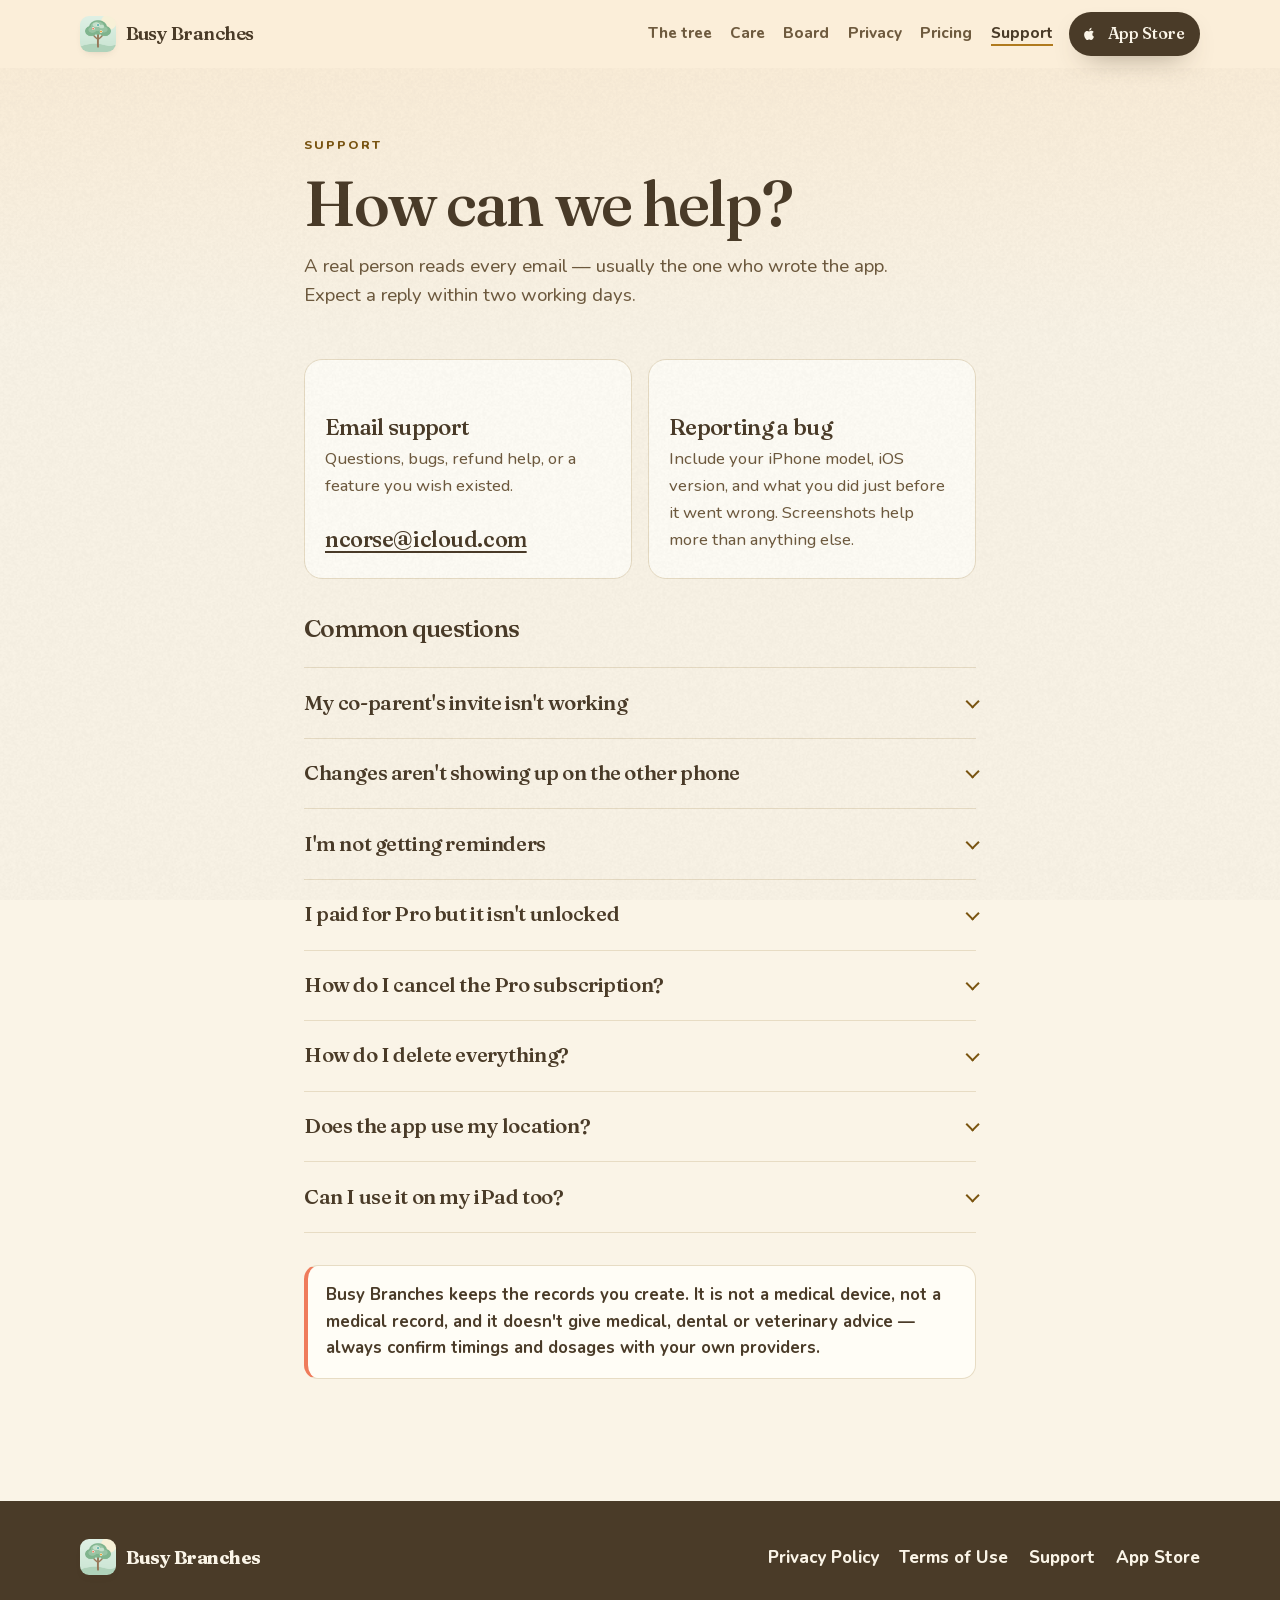
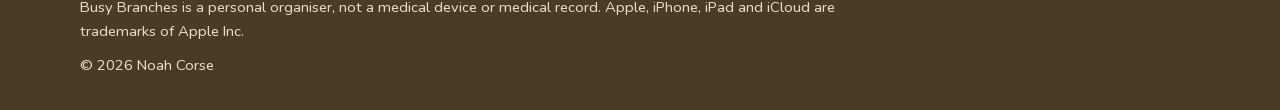
<file: support.html>
<!doctype html>
<html lang="en">
<head>
<meta charset="utf-8">
<meta name="viewport" content="width=device-width, initial-scale=1">
<title>Support — Busy Branches</title>
<meta name="description" content="Help with Busy Branches: co-parent invites, iCloud sync, reminders, restoring purchases, cancelling Pro, and how to get in touch.">
<meta name="theme-color" content="#FBEED9">
<link rel="icon" href="assets/appicon.png">
<link rel="apple-touch-icon" href="assets/appicon.png">
<link rel="canonical" href="https://ncorse-create.github.io/busybranches/support.html">
<meta property="og:type" content="website">
<meta property="og:title" content="Support — Busy Branches">
<meta property="og:description" content="Help with Busy Branches: co-parent invites, iCloud sync, reminders, restoring purchases, and cancelling Pro.">
<meta property="og:url" content="https://ncorse-create.github.io/busybranches/support.html">
<meta property="og:image" content="https://ncorse-create.github.io/busybranches/assets/og.png">
<meta name="twitter:card" content="summary_large_image">
<meta name="twitter:image" content="https://ncorse-create.github.io/busybranches/assets/og.png">
<script>document.documentElement.classList.add("js");</script>
<link rel="stylesheet" href="assets/css/site.css">
</head>
<body>
<a class="skip" href="#main">Skip to content</a>
<header class="nav" id="nav">
  <div class="nav-bar">
    <a class="brand" href="./">
      <img src="assets/appicon.png" alt="" width="36" height="36">
      <span>Busy Branches</span>
    </a>
    <nav class="nav-desktop" aria-label="Primary">
      <a href="./#tree">The tree</a>
      <a href="./#care">Care</a>
      <a href="./#board">Board</a>
      <a href="./#privacy">Privacy</a>
      <a href="./#pricing">Pricing</a>
      <a href="support.html" aria-current="page">Support</a>
    </nav>
    <a class="store store-nav" href="https://apps.apple.com/us/app/busy-branches/id6788784436">
      <svg viewBox="0 0 24 24" aria-hidden="true"><path d="M17.05 12.54c-.02-2.3 1.88-3.4 1.96-3.46-1.07-1.56-2.73-1.78-3.32-1.8-1.41-.14-2.76.83-3.48.83-.72 0-1.83-.81-3-.79-1.55.02-2.97.9-3.76 2.28-1.6 2.78-.41 6.9 1.15 9.16.76 1.1 1.67 2.34 2.86 2.3 1.15-.05 1.58-.74 2.97-.74s1.78.74 3 .72c1.24-.02 2.02-1.13 2.78-2.24.87-1.28 1.23-2.52 1.25-2.59-.03-.01-2.4-.92-2.41-3.67zM14.9 5.6c.63-.77 1.06-1.83.94-2.9-.91.04-2.01.61-2.66 1.37-.59.68-1.1 1.76-.96 2.8 1.01.08 2.05-.51 2.68-1.27z"/></svg>
      <span class="store-text"><span class="k">Download on the</span><span class="v">App Store</span></span>
    </a>
    <details class="nav-menu">
      <summary>
        <span class="sr-only">Menu</span>
        <span class="burger" aria-hidden="true"><span></span><span></span><span></span></span>
      </summary>
      <nav class="nav-sheet" aria-label="Primary">
        <a href="./#tree">The tree</a>
        <a href="./#care">Care</a>
        <a href="./#board">Board</a>
        <a href="./#privacy">Privacy</a>
        <a href="./#pricing">Pricing</a>
        <a href="support.html" aria-current="page">Support</a>
        <a class="store" href="https://apps.apple.com/us/app/busy-branches/id6788784436">
          <svg viewBox="0 0 24 24" aria-hidden="true"><path d="M17.05 12.54c-.02-2.3 1.88-3.4 1.96-3.46-1.07-1.56-2.73-1.78-3.32-1.8-1.41-.14-2.76.83-3.48.83-.72 0-1.83-.81-3-.79-1.55.02-2.97.9-3.76 2.28-1.6 2.78-.41 6.9 1.15 9.16.76 1.1 1.67 2.34 2.86 2.3 1.15-.05 1.58-.74 2.97-.74s1.78.74 3 .72c1.24-.02 2.02-1.13 2.78-2.24.87-1.28 1.23-2.52 1.25-2.59-.03-.01-2.4-.92-2.41-3.67zM14.9 5.6c.63-.77 1.06-1.83.94-2.9-.91.04-2.01.61-2.66 1.37-.59.68-1.1 1.76-.96 2.8 1.01.08 2.05-.51 2.68-1.27z"/></svg>
          <span class="store-text"><span class="k">Download on the</span><span class="v">App Store</span></span>
        </a>
      </nav>
    </details>
  </div>
</header>

<main id="main">
  <header class="doc-mast">
    <div class="narrow">
      <p class="kicker">Support</p>
      <h1>How can we help?</h1>
      <p class="lede">A real person reads every email — usually the one who wrote the app. Expect a reply within two working days.</p>
    </div>
  </header>

  <section class="doc" style="padding-top:0">
    <div class="narrow">
      <div class="help-grid">
        <article class="help-card">
          <h2>Email support</h2>
          <p>Questions, bugs, refund help, or a feature you wish existed.</p>
          <p><a class="email" href="mailto:ncorse@icloud.com?subject=Busy%20Branches%20support">ncorse@icloud.com</a></p>
        </article>
        <article class="help-card">
          <h2>Reporting a bug</h2>
          <p>Include your iPhone model, iOS version, and what you did just before it went wrong. Screenshots help more than anything else.</p>
        </article>
      </div>

      <h2>Common questions</h2>
      <div class="faq">
        <details>
          <summary>My co-parent's invite isn't working</summary>
          <p>Two things to check. First, both of you need iCloud Backup &amp; Sync switched on in Settings inside the app, and both need to be signed in to iCloud on the device.</p>
          <p><strong>Important:</strong> the person <em>accepting</em> the invite should accept on a fresh install, before they've added any family members of their own. If they've already built a family locally, accepting will push their copy into the shared family and you'll see duplicate members. If that's already happened, delete the duplicates on either device — the change syncs to both.</p>
        </details>

        <details>
          <summary>Changes aren't showing up on the other phone</summary>
          <p>Busy Branches syncs when the app comes to the foreground, so bring it to the front on both devices and give it a few seconds. If it still looks stale: check both phones are on the internet, both are signed in to iCloud, and iCloud Backup &amp; Sync is on in the app's Settings. Deletions sync too — if you delete someone on one phone they'll disappear from the other.</p>
        </details>

        <details>
          <summary>I'm not getting reminders</summary>
          <p>Open iOS Settings › Notifications › Busy Branches and make sure Allow Notifications is on. Check that Focus or Do Not Disturb isn't filtering them, and that the care item actually has a reminder switched on in its own settings. Reminders are scheduled locally on your device, so they work with no internet connection.</p>
        </details>

        <details>
          <summary>I paid for Pro but it isn't unlocked</summary>
          <p>Open the Pro screen in the app and tap <strong>Restore Purchases</strong>. Make sure the device is signed in to the same Apple Account that made the purchase. If it still doesn't unlock, email us with the date of purchase and we'll sort it out.</p>
        </details>

        <details>
          <summary>How do I cancel the Pro subscription?</summary>
          <p>Subscriptions are managed by Apple, not by us: iOS Settings › tap your name › Subscriptions › Busy Branches › Cancel Subscription. Cancel at least 24 hours before the renewal date. Nothing you've entered is deleted when Pro ends — the Pro features simply switch off.</p>
        </details>

        <details>
          <summary>How do I delete everything?</summary>
          <p>There's a reset option in the app's Settings that wipes the local database. If iCloud sync is on and you want the cloud copy gone too, also turn off iCloud Backup &amp; Sync and remove the app's data in iOS Settings › your name › iCloud › Manage Account Storage. Deleting the app removes everything on the device.</p>
        </details>

        <details>
          <summary>Does the app use my location?</summary>
          <p>No. Busy Branches never requests your location, and it doesn't use location for anything — including the tree and holiday scenes. Reminders still work without it.</p>
        </details>

        <details>
          <summary>Can I use it on my iPad too?</summary>
          <p>Yes. Busy Branches is a universal app — one download covers iPhone and iPad. With iCloud sync on, both show the same family.</p>
        </details>
      </div>

      <div class="callout" style="margin-top:2rem">
        <p>Busy Branches keeps the records you create. It is not a medical device, not a medical record, and it doesn't give medical, dental or veterinary advice — always confirm timings and dosages with your own providers.</p>
      </div>
    </div>
  </section>
</main>

<footer class="foot">
  <div class="wrap">
    <div class="foot-top">
      <a class="brand" href="./"><img src="assets/appicon.png" alt="" width="28" height="28">Busy Branches</a>
      <nav aria-label="Footer">
        <a href="privacy.html">Privacy Policy</a>
        <a href="terms.html">Terms of Use</a>
        <a href="support.html" aria-current="page">Support</a>
        <a href="https://apps.apple.com/us/app/busy-branches/id6788784436">App Store</a>
      </nav>
    </div>
    <p class="legal">Busy Branches is a personal organiser, not a medical device or medical record. Apple, iPhone, iPad and iCloud are trademarks of Apple Inc.</p>
    <p class="copy">© 2026 Noah Corse</p>
  </div>
</footer>
<script src="assets/js/site.js"></script>
</body>
</html>
</file>
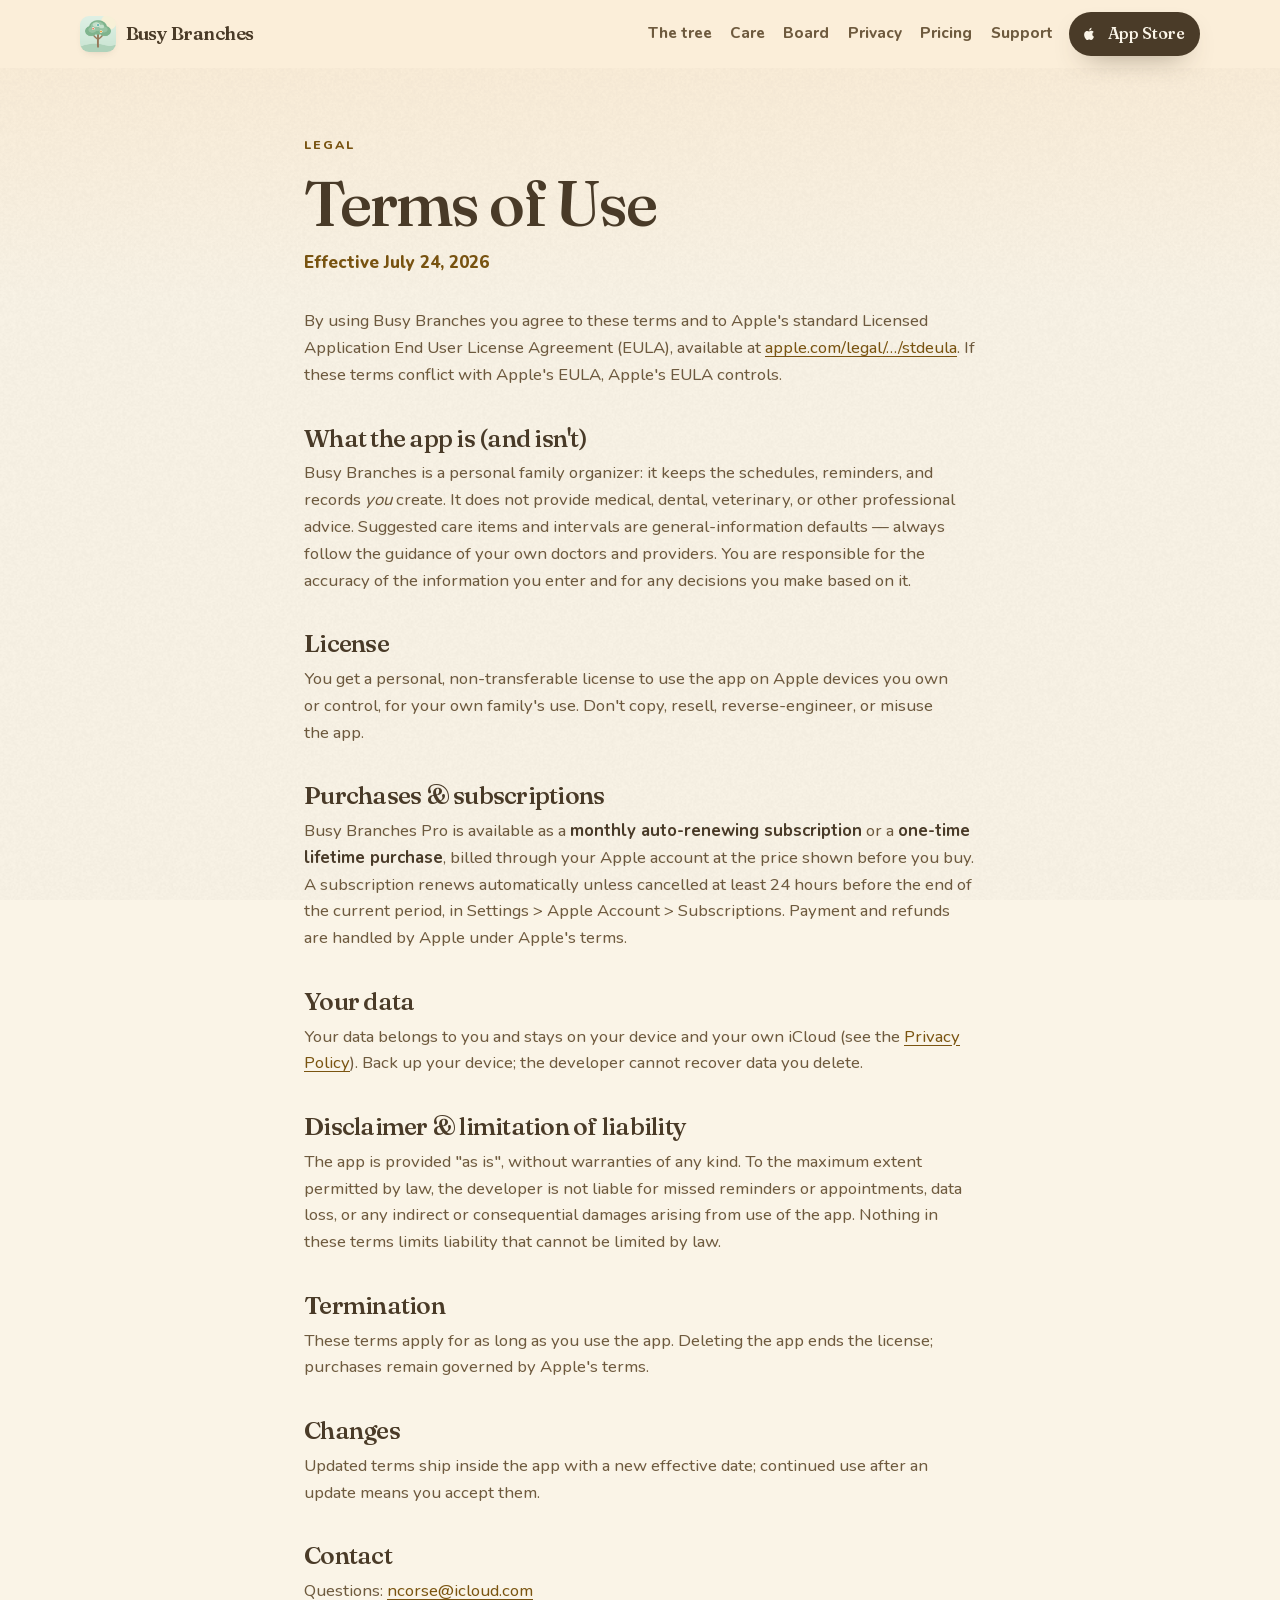
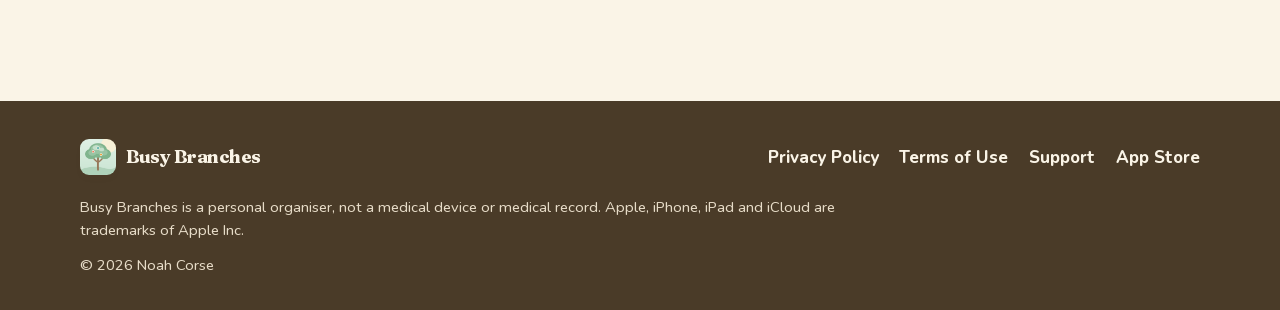
<file: terms.html>
<!doctype html>
<html lang="en">
<head>
<meta charset="utf-8">
<meta name="viewport" content="width=device-width, initial-scale=1">
<title>Terms of Use — Busy Branches</title>
<meta name="description" content="The terms of use for Busy Branches, including what the app is and isn't, the licence, subscriptions, and limitation of liability.">
<meta name="theme-color" content="#FBEED9">
<link rel="icon" href="assets/appicon.png">
<link rel="apple-touch-icon" href="assets/appicon.png">
<link rel="canonical" href="https://ncorse-create.github.io/busybranches/terms.html">
<meta property="og:type" content="website">
<meta property="og:title" content="Terms of Use — Busy Branches">
<meta property="og:description" content="The terms of use for Busy Branches, including what the app is and isn't, the licence, subscriptions, and limitation of liability.">
<meta property="og:url" content="https://ncorse-create.github.io/busybranches/terms.html">
<meta property="og:image" content="https://ncorse-create.github.io/busybranches/assets/og.png">
<meta name="twitter:card" content="summary_large_image">
<meta name="twitter:image" content="https://ncorse-create.github.io/busybranches/assets/og.png">
<script>document.documentElement.classList.add("js");</script>
<link rel="stylesheet" href="assets/css/site.css">
</head>
<body>
<a class="skip" href="#main">Skip to content</a>
<header class="nav" id="nav">
  <div class="nav-bar">
    <a class="brand" href="./">
      <img src="assets/appicon.png" alt="" width="36" height="36">
      <span>Busy Branches</span>
    </a>
    <nav class="nav-desktop" aria-label="Primary">
      <a href="./#tree">The tree</a>
      <a href="./#care">Care</a>
      <a href="./#board">Board</a>
      <a href="./#privacy">Privacy</a>
      <a href="./#pricing">Pricing</a>
      <a href="support.html">Support</a>
    </nav>
    <a class="store store-nav" href="https://apps.apple.com/us/app/busy-branches/id6788784436">
      <svg viewBox="0 0 24 24" aria-hidden="true"><path d="M17.05 12.54c-.02-2.3 1.88-3.4 1.96-3.46-1.07-1.56-2.73-1.78-3.32-1.8-1.41-.14-2.76.83-3.48.83-.72 0-1.83-.81-3-.79-1.55.02-2.97.9-3.76 2.28-1.6 2.78-.41 6.9 1.15 9.16.76 1.1 1.67 2.34 2.86 2.3 1.15-.05 1.58-.74 2.97-.74s1.78.74 3 .72c1.24-.02 2.02-1.13 2.78-2.24.87-1.28 1.23-2.52 1.25-2.59-.03-.01-2.4-.92-2.41-3.67zM14.9 5.6c.63-.77 1.06-1.83.94-2.9-.91.04-2.01.61-2.66 1.37-.59.68-1.1 1.76-.96 2.8 1.01.08 2.05-.51 2.68-1.27z"/></svg>
      <span class="store-text"><span class="k">Download on the</span><span class="v">App Store</span></span>
    </a>
    <details class="nav-menu">
      <summary>
        <span class="sr-only">Menu</span>
        <span class="burger" aria-hidden="true"><span></span><span></span><span></span></span>
      </summary>
      <nav class="nav-sheet" aria-label="Primary">
        <a href="./#tree">The tree</a>
        <a href="./#care">Care</a>
        <a href="./#board">Board</a>
        <a href="./#privacy">Privacy</a>
        <a href="./#pricing">Pricing</a>
        <a href="support.html">Support</a>
        <a class="store" href="https://apps.apple.com/us/app/busy-branches/id6788784436">
          <svg viewBox="0 0 24 24" aria-hidden="true"><path d="M17.05 12.54c-.02-2.3 1.88-3.4 1.96-3.46-1.07-1.56-2.73-1.78-3.32-1.8-1.41-.14-2.76.83-3.48.83-.72 0-1.83-.81-3-.79-1.55.02-2.97.9-3.76 2.28-1.6 2.78-.41 6.9 1.15 9.16.76 1.1 1.67 2.34 2.86 2.3 1.15-.05 1.58-.74 2.97-.74s1.78.74 3 .72c1.24-.02 2.02-1.13 2.78-2.24.87-1.28 1.23-2.52 1.25-2.59-.03-.01-2.4-.92-2.41-3.67zM14.9 5.6c.63-.77 1.06-1.83.94-2.9-.91.04-2.01.61-2.66 1.37-.59.68-1.1 1.76-.96 2.8 1.01.08 2.05-.51 2.68-1.27z"/></svg>
          <span class="store-text"><span class="k">Download on the</span><span class="v">App Store</span></span>
        </a>
      </nav>
    </details>
  </div>
</header>

<main id="main">
  <header class="doc-mast">
    <div class="narrow">
      <p class="kicker">Legal</p>
      <h1>Terms of Use</h1>
      <p class="doc-date">Effective July 24, 2026</p>
    </div>
  </header>
  <article class="doc">
    <div class="narrow">
      <p>By using Busy Branches you agree to these terms and to Apple's standard Licensed Application End User License Agreement (EULA), available at <a href="https://www.apple.com/legal/internet-services/itunes/dev/stdeula/">apple.com/legal/…/stdeula</a>. If these terms conflict with Apple's EULA, Apple's EULA controls.</p>

      <h2>What the app is (and isn't)</h2>
      <p>Busy Branches is a personal family organizer: it keeps the schedules, reminders, and records <em>you</em> create. It does not provide medical, dental, veterinary, or other professional advice. Suggested care items and intervals are general-information defaults — always follow the guidance of your own doctors and providers. You are responsible for the accuracy of the information you enter and for any decisions you make based on it.</p>

      <h2>License</h2>
      <p>You get a personal, non-transferable license to use the app on Apple devices you own or control, for your own family's use. Don't copy, resell, reverse-engineer, or misuse the app.</p>

      <h2>Purchases &amp; subscriptions</h2>
      <p>Busy Branches Pro is available as a <strong>monthly auto-renewing subscription</strong> or a <strong>one-time lifetime purchase</strong>, billed through your Apple account at the price shown before you buy. A subscription renews automatically unless cancelled at least 24 hours before the end of the current period, in Settings &gt; Apple&nbsp;Account &gt; Subscriptions. Payment and refunds are handled by Apple under Apple's terms.</p>

      <h2>Your data</h2>
      <p>Your data belongs to you and stays on your device and your own iCloud (see the <a href="privacy.html">Privacy Policy</a>). Back up your device; the developer cannot recover data you delete.</p>

      <h2>Disclaimer &amp; limitation of liability</h2>
      <p>The app is provided "as is", without warranties of any kind. To the maximum extent permitted by law, the developer is not liable for missed reminders or appointments, data loss, or any indirect or consequential damages arising from use of the app. Nothing in these terms limits liability that cannot be limited by law.</p>

      <h2>Termination</h2>
      <p>These terms apply for as long as you use the app. Deleting the app ends the license; purchases remain governed by Apple's terms.</p>

      <h2>Changes</h2>
      <p>Updated terms ship inside the app with a new effective date; continued use after an update means you accept them.</p>

      <h2>Contact</h2>
      <p>Questions: <a href="mailto:ncorse@icloud.com">ncorse@icloud.com</a></p>
    </div>
  </article>
</main>

<footer class="foot">
  <div class="wrap">
    <div class="foot-top">
      <a class="brand" href="./"><img src="assets/appicon.png" alt="" width="28" height="28">Busy Branches</a>
      <nav aria-label="Footer">
        <a href="privacy.html">Privacy Policy</a>
        <a href="terms.html" aria-current="page">Terms of Use</a>
        <a href="support.html">Support</a>
        <a href="https://apps.apple.com/us/app/busy-branches/id6788784436">App Store</a>
      </nav>
    </div>
    <p class="legal">Busy Branches is a personal organiser, not a medical device or medical record. Apple, iPhone, iPad and iCloud are trademarks of Apple Inc.</p>
    <p class="copy">© 2026 Noah Corse</p>
  </div>
</footer>
<script src="assets/js/site.js"></script>
</body>
</html>
</file>
<file: assets/css/site.css>
/* Busy Branches — marketing site
   Golden Hour tokens from the app (cream, ink, coral, gold, canopy).
   Fraunces and Nunito are self-hosted under the SIL Open Font License.
   See assets/fonts/OFL.txt. This page makes no third-party requests. */

@font-face {
  font-family: "Fraunces";
  src: url("../fonts/Fraunces-roman.woff2") format("woff2");
  font-weight: 100 900;
  font-style: normal;
  font-display: swap;
}
@font-face {
  font-family: "Fraunces";
  src: url("../fonts/Fraunces-italic.woff2") format("woff2");
  font-weight: 100 900;
  font-style: italic;
  font-display: swap;
}
@font-face {
  font-family: "Nunito";
  src: url("../fonts/Nunito-latin.woff2") format("woff2");
  font-weight: 200 1000;
  font-style: normal;
  font-display: swap;
  unicode-range: U+0000-00FF, U+0131, U+0152-0153, U+02BB-02BC, U+02C6, U+02DA, U+02DC, U+2000-206F, U+2074, U+20AC, U+2122, U+2191, U+2193, U+2212, U+2215, U+FEFF, U+FFFD;
}
@font-face {
  font-family: "Nunito";
  src: url("../fonts/Nunito-latin-ext.woff2") format("woff2");
  font-weight: 200 1000;
  font-style: normal;
  font-display: swap;
  unicode-range: U+0100-02BA, U+02BD-02C5, U+02C7-02CC, U+02CE-02D7, U+02DD-02FF, U+1E00-1EFF, U+2020, U+20A0-20AB, U+2113, U+2C60-2C7F, U+A720-A7FF;
}

:root {
  --cream: #FAF4E7;
  --cream-deep: #F6EDDC;
  --surface: #FFFDF6;
  --ink: #4A3B28;
  --muted: #6E5A3E;
  --quiet: #7A6852;
  --gold: #B07A1E;
  --gold-text: #7A5410;
  --coral: #EF7B5B;
  --coral-soft: #FDEAE2;
  --coral-text: #8C3E2A;
  --canopy: #4F6A3C;
  --canopy-1: #8FAF7A;
  --canopy-2: #A9C48E;
  --canopy-3: #C9DCA8;
  --rim: #E3D48F;
  --trunk: #8A6A47;
  --sky-1: #FBEED9;
  --sky-2: #F7E3C8;
  --sky-3: #F2E9D8;
  --ground-1: #E4D9B8;
  --ground-m: #D8E0BC;
  --ground-2: #C7D6AE;
  --stroke: #E7DCC4;
  --night: #141C2B;
  --night-2: #1C2838;
  --cork: #C4986A;
  --shadow: rgba(74, 59, 40, .28);
  --display: "Fraunces", "Iowan Old Style", Palatino, Georgia, serif;
  --sans: "Nunito", "Avenir Next", "Segoe UI", sans-serif;
  --nav-h: 4.25rem;
  --wrap: 1120px;
  color-scheme: light;
}

*, *::before, *::after { box-sizing: border-box; }
html { scroll-behavior: smooth; }
body {
  margin: 0;
  background: var(--cream);
  color: var(--ink);
  font-family: var(--sans);
  font-size: 1.0625rem;
  line-height: 1.6;
  font-weight: 450;
  text-rendering: optimizeLegibility;
  -webkit-font-smoothing: antialiased;
  overflow-x: clip;
}
body::before {
  content: "";
  position: fixed;
  inset: 0;
  z-index: 40;
  pointer-events: none;
  opacity: .22;
  mix-blend-mode: multiply;
  background-image: url("../noise.png");
  background-size: 180px 180px;
}
img { max-width: 100%; height: auto; display: block; }
h1, h2, h3 {
  font-family: var(--display);
  font-weight: 560;
  letter-spacing: -0.03em;
  line-height: 1.04;
  text-wrap: balance;
  margin: 0;
}
p { margin: 0; text-wrap: pretty; }
a { color: var(--gold-text); text-underline-offset: .18em; }
a:hover { color: var(--coral-text); }
:focus-visible {
  outline: 3px solid var(--gold-text);
  outline-offset: 3px;
  border-radius: 4px;
}
::selection { background: #F3D2C4; color: var(--ink); }

.skip {
  position: absolute;
  left: 1rem;
  top: -4rem;
  z-index: 200;
  background: var(--ink);
  color: var(--cream);
  text-decoration: none;
  font-weight: 700;
  padding: .65rem 1rem;
  border-radius: 999px;
}
.skip:focus { top: .7rem; }

.sr-only {
  position: absolute;
  width: 1px;
  height: 1px;
  padding: 0;
  margin: -1px;
  overflow: hidden;
  clip: rect(0, 0, 0, 0);
  white-space: nowrap;
  border: 0;
}

.wrap {
  width: min(var(--wrap), calc(100% - 2 * clamp(1.15rem, 3vw, 2rem)));
  margin-inline: auto;
}
.narrow { width: min(42rem, calc(100% - 2 * clamp(1.15rem, 3vw, 2rem))); margin-inline: auto; }

.kicker {
  display: flex;
  align-items: center;
  gap: .7rem;
  margin: 0 0 .9rem;
  font-family: var(--sans);
  font-size: .78rem;
  font-weight: 800;
  letter-spacing: .16em;
  text-transform: uppercase;
  color: var(--gold-text);
}
.kicker .num {
  font-family: var(--display);
  font-style: italic;
  font-weight: 560;
  letter-spacing: 0;
  text-transform: none;
  font-size: 1.05rem;
  color: var(--canopy);
}

.lede {
  margin-top: 1rem;
  font-size: 1.16rem;
  line-height: 1.55;
  color: var(--muted);
  max-width: 38rem;
}

/* ---------- buttons ---------- */
.store {
  display: inline-flex;
  align-items: center;
  gap: .7rem;
  min-height: 48px;
  background: var(--ink);
  color: var(--cream);
  text-decoration: none;
  padding: .45rem 1.05rem .45rem .85rem;
  border-radius: 14px;
  box-shadow: 0 12px 28px -16px rgba(74, 59, 40, .8);
  transition: transform .25s ease, background .25s ease;
}
.store:hover { color: var(--cream); background: #3b2e1e; transform: translateY(-2px); }
.store svg { width: 22px; height: 22px; flex: none; fill: currentColor; }
.store .k {
  display: block;
  font-size: .66rem;
  font-weight: 800;
  letter-spacing: .08em;
  text-transform: uppercase;
  opacity: .78;
  line-height: 1.15;
}
.store .v {
  display: block;
  font-family: var(--display);
  font-weight: 560;
  font-size: 1.18rem;
  letter-spacing: -0.02em;
  line-height: 1.05;
}
.text-link {
  display: inline-flex;
  align-items: center;
  min-height: 44px;
  color: var(--ink);
  font-weight: 800;
  text-decoration: underline;
  text-decoration-color: var(--gold);
  text-decoration-thickness: 1.5px;
  text-underline-offset: .22em;
}
.text-link:hover { color: var(--gold-text); }

/* ---------- nav ---------- */
.nav {
  position: sticky;
  top: 0;
  z-index: 50;
  height: var(--nav-h);
  display: flex;
  align-items: center;
  /* Opaque on purpose: backdrop-filter would trap the mobile menu's
     fixed panel inside the bar. */
  background: var(--sky-1);
  border-bottom: 1px solid transparent;
}
.nav.is-scrolled {
  background: var(--cream);
  border-bottom-color: var(--stroke);
}
.nav-bar {
  display: flex;
  align-items: center;
  gap: 1rem;
  width: min(var(--wrap), calc(100% - 2 * clamp(1.15rem, 3vw, 2rem)));
  margin-inline: auto;
}
.brand {
  display: flex;
  align-items: center;
  gap: .6rem;
  margin-right: auto;
  color: var(--ink);
  text-decoration: none;
  font-family: var(--display);
  font-weight: 620;
  font-size: 1.15rem;
  letter-spacing: -0.03em;
}
.brand img {
  width: 36px;
  height: 36px;
  border-radius: 9px;
  box-shadow: 0 4px 10px -6px var(--shadow);
}
.nav-desktop { display: flex; align-items: center; gap: 1.15rem; }
.nav-desktop a {
  color: var(--muted);
  text-decoration: none;
  font-weight: 750;
  font-size: .96rem;
}
.nav-desktop a:hover,
.nav-desktop a[aria-current="page"] { color: var(--ink); }
.nav-desktop a[aria-current="page"] { box-shadow: inset 0 -2px 0 var(--gold); }
.store-nav { padding: .4rem .95rem .4rem .75rem; min-height: 44px; border-radius: 999px; }
.store-nav .k { display: none; }
.store-nav .v { font-size: 1.02rem; }
.store-nav svg { width: 16px; height: 16px; }

.nav-menu { display: none; position: relative; }
.nav-menu summary {
  list-style: none;
  width: 44px;
  height: 44px;
  display: grid;
  place-items: center;
  cursor: pointer;
  border-radius: 12px;
}
.nav-menu summary::-webkit-details-marker { display: none; }
.nav-menu summary::marker { content: ""; }
.burger {
  width: 18px;
  height: 12px;
  display: flex;
  flex-direction: column;
  justify-content: space-between;
}
.burger span {
  display: block;
  height: 2px;
  border-radius: 2px;
  background: var(--ink);
  transform-origin: center;
}
.nav-menu[open] .burger span:nth-child(1) { transform: translateY(5px) rotate(45deg); }
.nav-menu[open] .burger span:nth-child(2) { opacity: 0; }
.nav-menu[open] .burger span:nth-child(3) { transform: translateY(-5px) rotate(-45deg); }
.nav-sheet {
  position: fixed;
  z-index: 60;
  left: 0;
  right: 0;
  top: var(--nav-h);
  bottom: 0;
  background: var(--cream);
  padding: 1.25rem clamp(1.15rem, 3vw, 2rem) 2.5rem;
  display: flex;
  flex-direction: column;
  gap: .15rem;
  overflow: auto;
}
.nav-sheet a {
  color: var(--ink);
  text-decoration: none;
  font-family: var(--display);
  font-weight: 560;
  font-size: 1.7rem;
  letter-spacing: -0.03em;
  padding: .7rem 0;
  border-bottom: 1px solid var(--stroke);
}
.nav-sheet a.store {
  margin-top: 1.25rem;
  align-self: flex-start;
  border-bottom: 0;
  color: var(--cream);
  font-family: var(--sans);
  font-size: 1rem;
  letter-spacing: 0;
  padding: .5rem 1.1rem .5rem .9rem;
}
.nav-sheet a.store:hover { color: var(--cream); }
body:has(.nav-menu[open]) { overflow: hidden; }

/* ---------- hero ---------- */
.hero {
  position: relative;
  background:
    radial-gradient(ellipse 50% 42% at 82% 12%, rgba(255, 246, 222, .95), transparent 68%),
    linear-gradient(180deg, #FBEED9 0%, #F7E4CC 55%, #F4EBDD 100%);
  overflow: clip;
  padding-top: clamp(1.5rem, 4vw, 3.2rem);
}
.sun {
  position: absolute;
  top: -8rem;
  right: -4rem;
  width: min(42rem, 70vw);
  height: min(42rem, 70vw);
  border-radius: 50%;
  background: radial-gradient(circle, #FFF6DE 0%, rgba(252, 217, 142, .55) 36%, rgba(252, 217, 142, 0) 68%);
  pointer-events: none;
}
.cloud {
  position: absolute;
  z-index: 1;
  fill: rgba(255, 253, 246, .8);
  pointer-events: none;
}
.cloud-a { top: 1.5rem; left: -2rem; width: 150px; animation: drift 46s ease-in-out infinite alternate; }
.cloud-b { top: 6.5rem; left: 8%; width: 96px; opacity: .7; animation: drift 58s ease-in-out infinite alternate-reverse; }
@keyframes drift {
  from { transform: translate3d(0, 0, 0); }
  to { transform: translate3d(18vw, 8px, 0); }
}
.hero-grid {
  position: relative;
  z-index: 2;
  display: grid;
  grid-template-columns: minmax(0, 1.08fr) minmax(280px, .92fr);
  gap: clamp(1.5rem, 4vw, 3rem);
  align-items: center;
  padding-bottom: clamp(1.25rem, 3vw, 2rem);
}
.hero-copy { padding-bottom: 0; }
.hero h1 {
  font-size: clamp(2.7rem, 4.5vw + .4rem, 4.55rem);
  font-weight: 560;
  max-width: 11em;
}
.hero h1 em {
  font-style: italic;
  font-weight: 520;
  color: var(--canopy);
}
.hero .lede { font-size: clamp(1.08rem, 1.4vw, 1.28rem); max-width: 34rem; }
.hero-actions {
  display: flex;
  flex-wrap: wrap;
  align-items: center;
  gap: 1.15rem 1.4rem;
  margin-top: 1.7rem;
}
.hero-note {
  margin-top: 1.15rem;
  color: var(--quiet);
  font-weight: 700;
  font-size: .95rem;
}
.hero-visual { position: relative; z-index: 2; margin-bottom: 0; }
.hero-float { position: relative; width: min(100%, 380px); margin-inline: auto; padding-inline: 4px; }
.hero-float .device { width: min(100%, 332px); margin-inline: auto; animation: floaty 7.5s ease-in-out infinite alternate; }
@keyframes floaty {
  from { transform: translateY(0); }
  to { transform: translateY(-10px); }
}
.hills {
  position: relative;
  z-index: 1;
  display: block;
  width: 100%;
  height: clamp(96px, 13vw, 170px);
  pointer-events: none;
}
.hero .hills { height: clamp(72px, 8vw, 120px); }

/* ---------- device frame ----------
   One frame for every phone. The screenshot already includes its status
   bar and Dynamic Island, so the screen is only a clip: even bezel, inner
   radius matched to the shot (55/740), image filling that rect. */
.device {
  --bezel: 11px;
  container-type: inline-size;
  position: relative;
  width: min(100%, 300px);
}
.device-bezel {
  position: relative;
  padding: var(--bezel);
  background: #1c1c1e;
  border-radius: calc((100cqw - 2 * var(--bezel)) * 0.07432 + var(--bezel));
  box-shadow:
    inset 0 0 0 1px rgba(255, 255, 255, .16),
    0 22px 40px -24px rgba(42, 28, 16, .5);
}
.device-bezel::before,
.device-bezel::after {
  content: "";
  position: absolute;
  z-index: 1;
  width: 3px;
  pointer-events: none;
  background: #3a3a3e;
}
.device-bezel::before {
  left: 0;
  top: 13%;
  height: 24%;
  border-radius: 2px 0 0 2px;
  background:
    linear-gradient(#3a3a3e, #3a3a3e) 0 0 / 100% 16% no-repeat,
    linear-gradient(#3a3a3e, #3a3a3e) 0 34% / 100% 30% no-repeat,
    linear-gradient(#3a3a3e, #3a3a3e) 0 70% / 100% 30% no-repeat;
}
.device-bezel::after {
  right: 0;
  top: 21%;
  height: 12%;
  border-radius: 0 2px 2px 0;
}
.device-screen {
  border-radius: calc((100cqw - 2 * var(--bezel)) * 0.07432);
  overflow: hidden;
  background: #1c1c1e;
  line-height: 0;
}
.device-screen img {
  display: block;
  width: 100%;
  height: auto;
  aspect-ratio: 740 / 1607;
  object-fit: cover;
  object-position: center;
  border-radius: 0;
  background: transparent;
}
figure { margin: 0; }
figcaption {
  margin-top: .85rem;
  text-align: center;
  color: var(--quiet);
  font-weight: 700;
  font-size: .92rem;
}

/* ---------- trust ---------- */
.trust {
  position: relative;
  z-index: 4;
  background: linear-gradient(180deg, #D5E3C2 0 8px, var(--cream) 64px);
  padding: 1.1rem 0 0;
}
.trust ul {
  list-style: none;
  display: flex;
  flex-wrap: wrap;
  justify-content: center;
  gap: .55rem 0;
  margin: 0;
  padding: .35rem 0 0;
}
.trust li {
  display: flex;
  align-items: center;
  font-weight: 800;
  color: var(--ink);
  padding: .35rem .9rem;
}
.trust li + li::before {
  content: "·";
  margin-right: .85rem;
  color: var(--quiet);
  font-weight: 700;
}

/* ---------- chapters ---------- */
.chapter { padding: clamp(4.5rem, 9vw, 7.5rem) 0; }
.chapter-deep { background: var(--cream-deep); }
.chapter-grid {
  display: grid;
  grid-template-columns: minmax(0, 1.05fr) minmax(260px, .95fr);
  gap: clamp(2rem, 5vw, 4.5rem);
  align-items: center;
}
.chapter-grid.is-flip .chapter-copy { order: 2; }
.trio {
  list-style: none;
  margin: 2.2rem 0 0;
  padding: 0;
  display: grid;
  grid-template-columns: repeat(3, 1fr);
  gap: 1rem;
}
.trio li {
  background: var(--surface);
  border: 1px solid var(--stroke);
  border-radius: 18px;
  padding: 1.25rem 1.2rem 1.35rem;
}
.trio h3 { font-size: 1.45rem; margin-bottom: .45rem; }
.trio p { color: var(--muted); }
.chapter h2 { font-size: clamp(2.15rem, 3.4vw + .4rem, 3.55rem); max-width: 14ch; }
.ticks { list-style: none; margin: 1.4rem 0 0; padding: 0; display: grid; gap: .7rem; }
.ticks li {
  display: grid;
  grid-template-columns: 1.35rem 1fr;
  gap: .7rem;
  align-items: start;
  font-weight: 650;
  color: var(--ink);
}
.ticks li::before {
  content: "";
  width: 1.35rem;
  height: 1.35rem;
  margin-top: .15rem;
  border-radius: 50%;
  background: var(--coral-soft) url("data:image/svg+xml,%3Csvg xmlns='http://www.w3.org/2000/svg' viewBox='0 0 24 24' fill='none' stroke='%238C3E2A' stroke-width='3' stroke-linecap='round' stroke-linejoin='round'%3E%3Cpolyline points='20 6 9 17 4 12'/%3E%3C/svg%3E") center / 13px no-repeat;
}
.chapter-media .device { margin-inline: auto; }
.chapter-media figcaption { max-width: 28ch; margin-inline: auto; }

/* ---------- cork board ---------- */
.cork {
  background-color: var(--cork);
  background-image:
    radial-gradient(rgba(92, 52, 24, .22) .7px, transparent .8px),
    radial-gradient(rgba(255, 236, 210, .28) .6px, transparent .75px);
  background-size: 13px 15px, 7px 9px;
  background-position: 0 0, 4px 6px;
  padding: clamp(4rem, 8vw, 6.5rem) 0;
}
.cork-layout {
  display: grid;
  grid-template-columns: minmax(0, .82fr) minmax(0, 1.18fr);
  gap: clamp(1.5rem, 4vw, 3rem);
  align-items: center;
}
.cork-card {
  position: relative;
  background: var(--surface);
  border-radius: 18px;
  padding: clamp(1.5rem, 3vw, 2.3rem);
  box-shadow: 0 22px 40px -28px rgba(62, 36, 12, .7), 0 1px 0 rgba(255, 255, 255, .6) inset;
}
.cork-card::before {
  content: "";
  position: absolute;
  top: -9px;
  left: 50%;
  width: 18px;
  height: 18px;
  transform: translateX(-50%);
  border-radius: 50%;
  background: radial-gradient(circle at 35% 30%, #F6C7B8, #C24B37 55%, #8d3324);
  box-shadow: 0 2px 0 rgba(60, 30, 10, .25);
}
.cork h2 { font-size: clamp(2.1rem, 3vw + .3rem, 3.2rem); }
.cork-points { list-style: none; margin: 1.2rem 0 0; padding: 0; display: grid; gap: .85rem; }
.cork-points li { color: var(--muted); }
.cork-points strong { color: var(--ink); font-family: var(--display); font-weight: 560; font-size: 1.15rem; letter-spacing: -0.02em; display: block; }
.cork-phones {
  display: grid;
  grid-template-columns: 1fr 1fr;
  gap: 1rem;
  align-items: start;
}
.cork-phones figure:last-child { margin-top: 2.4rem; }
.cork-phones .device { width: 100%; }
.cork-phones figcaption { color: #2A1C12; }

/* ---------- ledger ---------- */
.keep-grid {
  display: grid;
  grid-template-columns: minmax(0, 1.15fr) minmax(240px, .75fr);
  gap: clamp(2rem, 5vw, 4.5rem);
  align-items: start;
}
.keep-shot { position: sticky; top: calc(var(--nav-h) + 1.25rem); }
.keep-shot .device { margin-inline: auto; }
.ledger { margin: 1.6rem 0 0; display: grid; }
.ledger > div {
  padding: 1rem 0;
  border-top: 1px solid var(--stroke);
  display: grid;
  grid-template-columns: minmax(7.5rem, 11rem) 1fr;
  gap: .4rem 1.25rem;
}
.ledger dt {
  font-family: var(--display);
  font-weight: 560;
  font-size: 1.2rem;
  letter-spacing: -0.02em;
}
.ledger dd { margin: 0; color: var(--muted); }

/* ---------- night / holidays ---------- */
.night {
  background:
    radial-gradient(ellipse 70% 80% at 80% -10%, rgba(227, 212, 143, .2), transparent 55%),
    linear-gradient(180deg, var(--night-2), var(--night));
  color: var(--cream);
  padding: clamp(4.5rem, 9vw, 7.5rem) 0;
  position: relative;
  overflow: clip;
}
.night::before {
  content: "";
  position: absolute;
  inset: 0;
  pointer-events: none;
  background-image:
    radial-gradient(1.5px 1.5px at 12% 22%, rgba(255, 250, 240, .8) 50%, transparent 60%),
    radial-gradient(1.2px 1.2px at 28% 68%, rgba(255, 250, 240, .55) 50%, transparent 60%),
    radial-gradient(1.4px 1.4px at 72% 30%, rgba(255, 250, 240, .75) 50%, transparent 60%),
    radial-gradient(1px 1px at 84% 62%, rgba(255, 250, 240, .6) 50%, transparent 60%),
    radial-gradient(1.6px 1.6px at 48% 18%, rgba(255, 250, 240, .45) 50%, transparent 60%),
    radial-gradient(1px 1px at 60% 78%, rgba(255, 250, 240, .5) 50%, transparent 60%);
}
.night .wrap { position: relative; }
.night h2 { font-size: clamp(2.15rem, 3.4vw + .4rem, 3.55rem); max-width: 14ch; color: var(--cream); }
.night .lede, .night .ticks li { color: #E7DCC8; }
.night .kicker { color: var(--rim); }
.night .kicker .num { color: var(--canopy-3); }
.night a { color: var(--rim); }
.night a:hover { color: white; }
.night :focus-visible { outline-color: var(--cream); }
.night .ticks li::before {
  background-color: rgba(227, 212, 143, .22);
  background-image: url("data:image/svg+xml,%3Csvg xmlns='http://www.w3.org/2000/svg' viewBox='0 0 24 24' fill='none' stroke='%23FBEED9' stroke-width='3' stroke-linecap='round' stroke-linejoin='round'%3E%3Cpolyline points='20 6 9 17 4 12'/%3E%3C/svg%3E");
}
.night figcaption { color: #E7DCC8; }

/* ---------- privacy ---------- */
.principles { list-style: none; margin: 1.6rem 0 0; padding: 0; display: grid; gap: .95rem; }
.principles li {
  background: var(--surface);
  border: 1px solid var(--stroke);
  border-radius: 16px;
  padding: 1rem 1.1rem 1.05rem;
}
.principles h3 {
  font-size: 1.28rem;
  margin-bottom: .3rem;
}
.principles p { color: var(--muted); }
.privacy-foot { margin-top: 1.3rem; font-weight: 800; }

/* ---------- pricing ---------- */
.plans {
  display: grid;
  grid-template-columns: 1fr 1fr;
  gap: 1.15rem;
  margin-top: 2.2rem;
  align-items: stretch;
}
.plan {
  background: var(--surface);
  border: 1px solid var(--stroke);
  border-radius: 22px;
  padding: clamp(1.3rem, 2vw, 1.8rem);
  display: flex;
  flex-direction: column;
}
.plan.pro {
  background:
    linear-gradient(180deg, #FFFDF6 0%, #FBF3E2 100%);
  border-color: #E3D09A;
  box-shadow: 0 24px 50px -36px rgba(176, 122, 30, .7);
}
.tag {
  align-self: flex-start;
  font-size: .72rem;
  font-weight: 800;
  letter-spacing: .14em;
  text-transform: uppercase;
  background: #E7F0DC;
  color: var(--canopy);
  border-radius: 999px;
  padding: .32rem .7rem;
}
.plan.pro .tag { background: var(--coral-soft); color: var(--coral-text); }
.plan h3 { font-size: 1.7rem; margin: .85rem 0 .2rem; }
.price {
  font-family: var(--display);
  font-weight: 560;
  font-size: clamp(2.6rem, 4vw, 3.4rem);
  letter-spacing: -0.04em;
  line-height: 1;
  margin: .8rem 0 .25rem;
}
.price span { font-family: var(--sans); font-size: 1rem; font-weight: 750; letter-spacing: 0; color: var(--muted); margin-left: .25rem; }
.alt-price { color: var(--muted); font-weight: 700; margin-bottom: .4rem; }
.plan ul { list-style: none; margin: 1rem 0 0; padding: 0; display: grid; gap: .55rem; }
.plan li {
  position: relative;
  padding-left: 1.35rem;
  color: var(--ink);
  font-weight: 650;
}
.plan li::before {
  content: "";
  position: absolute;
  left: 0;
  top: .45rem;
  width: .55rem;
  height: .55rem;
  border-radius: 50%;
  background: var(--canopy-1);
}
.plan.pro li::before { background: var(--gold); }
.fine {
  margin-top: 1.15rem;
  color: var(--quiet);
  font-size: .95rem;
  max-width: 46rem;
}

/* ---------- faq ---------- */
.faq { margin-top: 1.6rem; border-top: 1px solid var(--stroke); }
.faq details { border-bottom: 1px solid var(--stroke); }
.faq summary {
  cursor: pointer;
  list-style: none;
  display: flex;
  align-items: center;
  gap: 1rem;
  padding: 1.15rem 0;
  font-family: var(--display);
  font-weight: 560;
  font-size: 1.28rem;
  letter-spacing: -0.02em;
}
.faq summary::-webkit-details-marker { display: none; }
.faq summary::after {
  content: "";
  margin-left: auto;
  flex: none;
  width: .65rem;
  height: .65rem;
  border-right: 2px solid var(--gold-text);
  border-bottom: 2px solid var(--gold-text);
  transform: rotate(45deg) translateY(-2px);
}
.faq details[open] summary::after { transform: rotate(225deg) translate(-2px, -2px); }
.faq details p { color: var(--muted); padding: 0 0 1.2rem; max-width: 46rem; }
.faq details p + p { margin-top: -0.4rem; }

/* ---------- closer ---------- */
.closer {
  position: relative;
  text-align: center;
  padding: clamp(4.5rem, 9vw, 7rem) 0 0;
  background: linear-gradient(180deg, var(--cream), var(--sky-3));
  overflow: clip;
}
.closer h2 { font-size: clamp(2.4rem, 5vw, 4rem); }
.closer .lede { margin: 1rem auto 0; }
.closer .store { margin-top: 1.6rem; }
.closer .hills { margin-top: clamp(2rem, 5vw, 3.2rem); }

/* ---------- footer ---------- */
.foot {
  background: var(--ink);
  color: #E7DCC8;
  padding: 2.4rem 0 2rem;
}
.foot a { color: var(--cream); text-decoration: none; font-weight: 750; }
.foot a:hover { color: white; text-decoration: underline; }
.foot :focus-visible { outline-color: var(--cream); }
.foot-top {
  display: flex;
  flex-wrap: wrap;
  gap: 1rem 2rem;
  align-items: center;
}
.foot .brand { color: var(--cream); }
.foot nav { display: flex; flex-wrap: wrap; gap: .9rem 1.3rem; margin-left: auto; }
.foot .legal {
  margin-top: 1.3rem;
  max-width: 48rem;
  color: #E7DCC8;
  font-size: .92rem;
}
.foot .copy { margin-top: .7rem; font-size: .92rem; color: #E7DCC8; }

/* ---------- legal + support ---------- */
.doc-mast {
  background: linear-gradient(180deg, var(--sky-1), var(--cream));
  padding: clamp(2.4rem, 6vw, 4.2rem) 0 1.5rem;
}
.doc-mast h1 { font-size: clamp(2.5rem, 5vw, 4rem); }
.doc-date { margin-top: .8rem; color: var(--gold-text); font-weight: 800; }
.doc { padding: .5rem 0 clamp(4rem, 8vw, 6rem); }
.doc h2 {
  font-size: 1.55rem;
  margin: 2.3rem 0 .55rem;
}
.doc p, .doc li { color: var(--muted); font-size: 1.05rem; }
.doc p + p { margin-top: .75rem; }
.doc ul { margin: .5rem 0 0; padding-left: 1.15rem; }
.doc li { margin: .4rem 0; }
.doc li strong, .doc p strong { color: var(--ink); }
.callout {
  background: var(--surface);
  border: 1px solid var(--stroke);
  border-left: 4px solid var(--coral);
  border-radius: 14px;
  padding: 1rem 1.15rem;
  margin: .4rem 0 1.6rem;
}
.callout p { color: var(--ink); font-weight: 700; }
.help-grid {
  display: grid;
  grid-template-columns: 1fr 1fr;
  gap: 1rem;
  margin-top: 1.6rem;
}
.help-card {
  background: var(--surface);
  border: 1px solid var(--stroke);
  border-radius: 18px;
  padding: 1.2rem 1.25rem 1.3rem;
}
.help-card h2, .help-card h3 { font-size: 1.4rem; margin-bottom: .4rem; }
.help-card p { color: var(--muted); }
.email {
  display: inline-block;
  margin-top: .7rem;
  font-family: var(--display);
  font-size: 1.35rem;
  font-weight: 560;
  letter-spacing: -0.02em;
  color: var(--ink);
}

/* ---------- reveal ---------- */
.js .reveal { opacity: 0; transform: translateY(18px); }
.js .reveal.in {
  opacity: 1;
  transform: none;
  transition: opacity .7s ease, transform .7s cubic-bezier(.16, 1, .3, 1);
}
[id] { scroll-margin-top: calc(var(--nav-h) + .75rem); }

/* ---------- responsive ---------- */
@media (max-width: 980px) {
  .nav-desktop { display: none; }
  .nav-menu { display: block; }
  .hero-grid, .chapter-grid, .cork-layout, .keep-grid, .plans, .help-grid {
    grid-template-columns: 1fr;
  }
  .chapter-grid.is-flip .chapter-copy { order: 0; }
  .trio { grid-template-columns: 1fr; }
  .hero-copy { text-align: left; padding-bottom: .4rem; }
  .hero-visual { margin-top: 1.25rem; margin-bottom: 0; }
  .keep-shot { position: static; }
  .cork-phones figure:last-child { margin-top: 0; }
  .ledger > div { grid-template-columns: 1fr; gap: .2rem; }
  .foot nav { margin-left: 0; }
}
@media (max-width: 720px) {
  .cork-phones {
    display: flex;
    gap: .85rem;
    overflow-x: auto;
    scroll-snap-type: x mandatory;
    padding-bottom: .4rem;
    margin-inline: calc(-1 * clamp(1.15rem, 3vw, 2rem));
    padding-inline: clamp(1.15rem, 3vw, 2rem);
  }
  .cork-phones figure {
    flex: none;
    width: min(78vw, 280px);
    scroll-snap-align: center;
  }
  .trust li { padding: .2rem .55rem; }
}
@media (max-width: 420px) {
  .store-nav .store-text { position: absolute; width: 1px; height: 1px; overflow: hidden; clip: rect(0, 0, 0, 0); }
  .store-nav { padding: .55rem; gap: 0; }
  .brand span { font-size: 1.02rem; }
}

@media (prefers-reduced-motion: reduce) {
  html { scroll-behavior: auto; }
  *, *::before, *::after {
    animation: none !important;
    transition: none !important;
  }
  .js .reveal { opacity: 1; transform: none; }
}
@media (prefers-contrast: more) {
  .plan, .principles li, .help-card, .cork-card, .faq details { border-color: var(--ink); }
  .device { outline: 2px solid var(--ink); }
}
@media print {
  .nav, .skip, .hills, .sun, .cloud, .chip, .closer, body::before { display: none !important; }
  body { background: white; color: black; }
  a { color: black; }
  .doc a[href^="http"]::after,
  .doc a[href^="mailto"]::after { content: " (" attr(href) ")"; font-size: .8em; }
}
</file>
